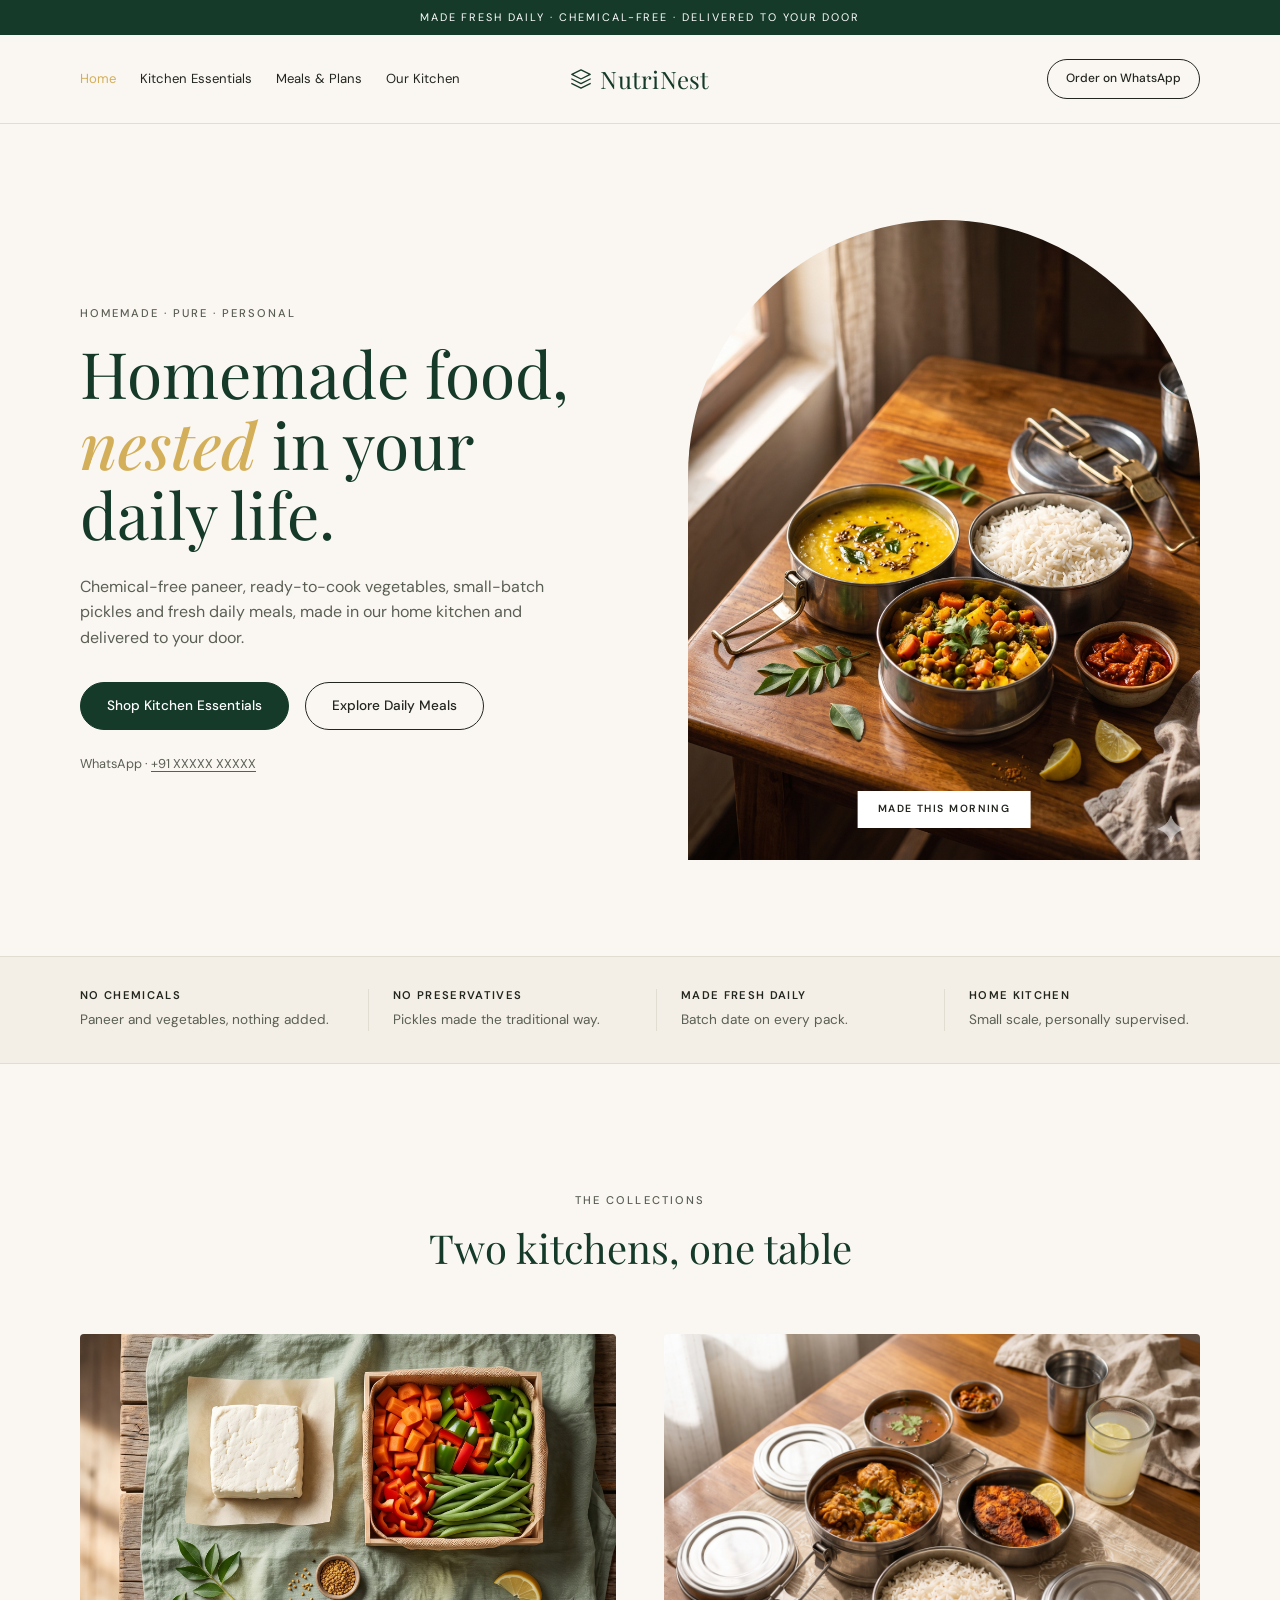
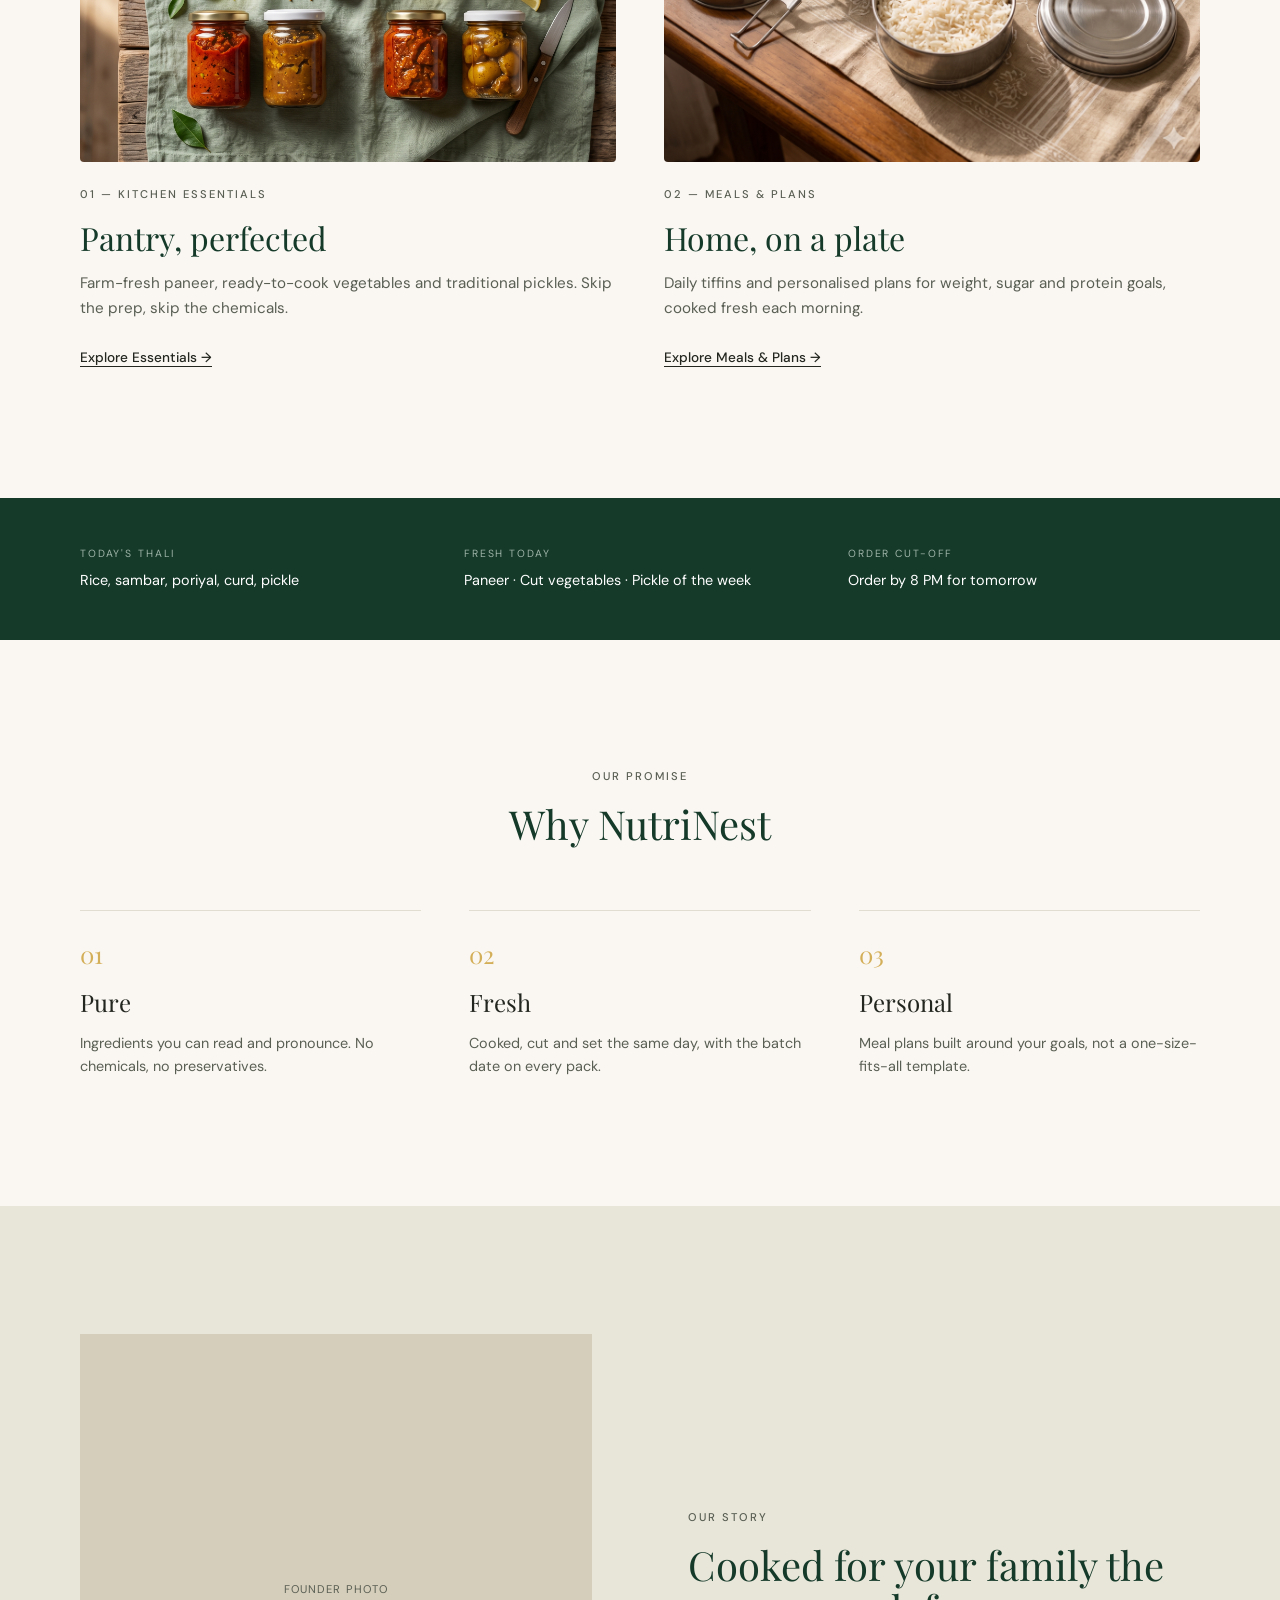
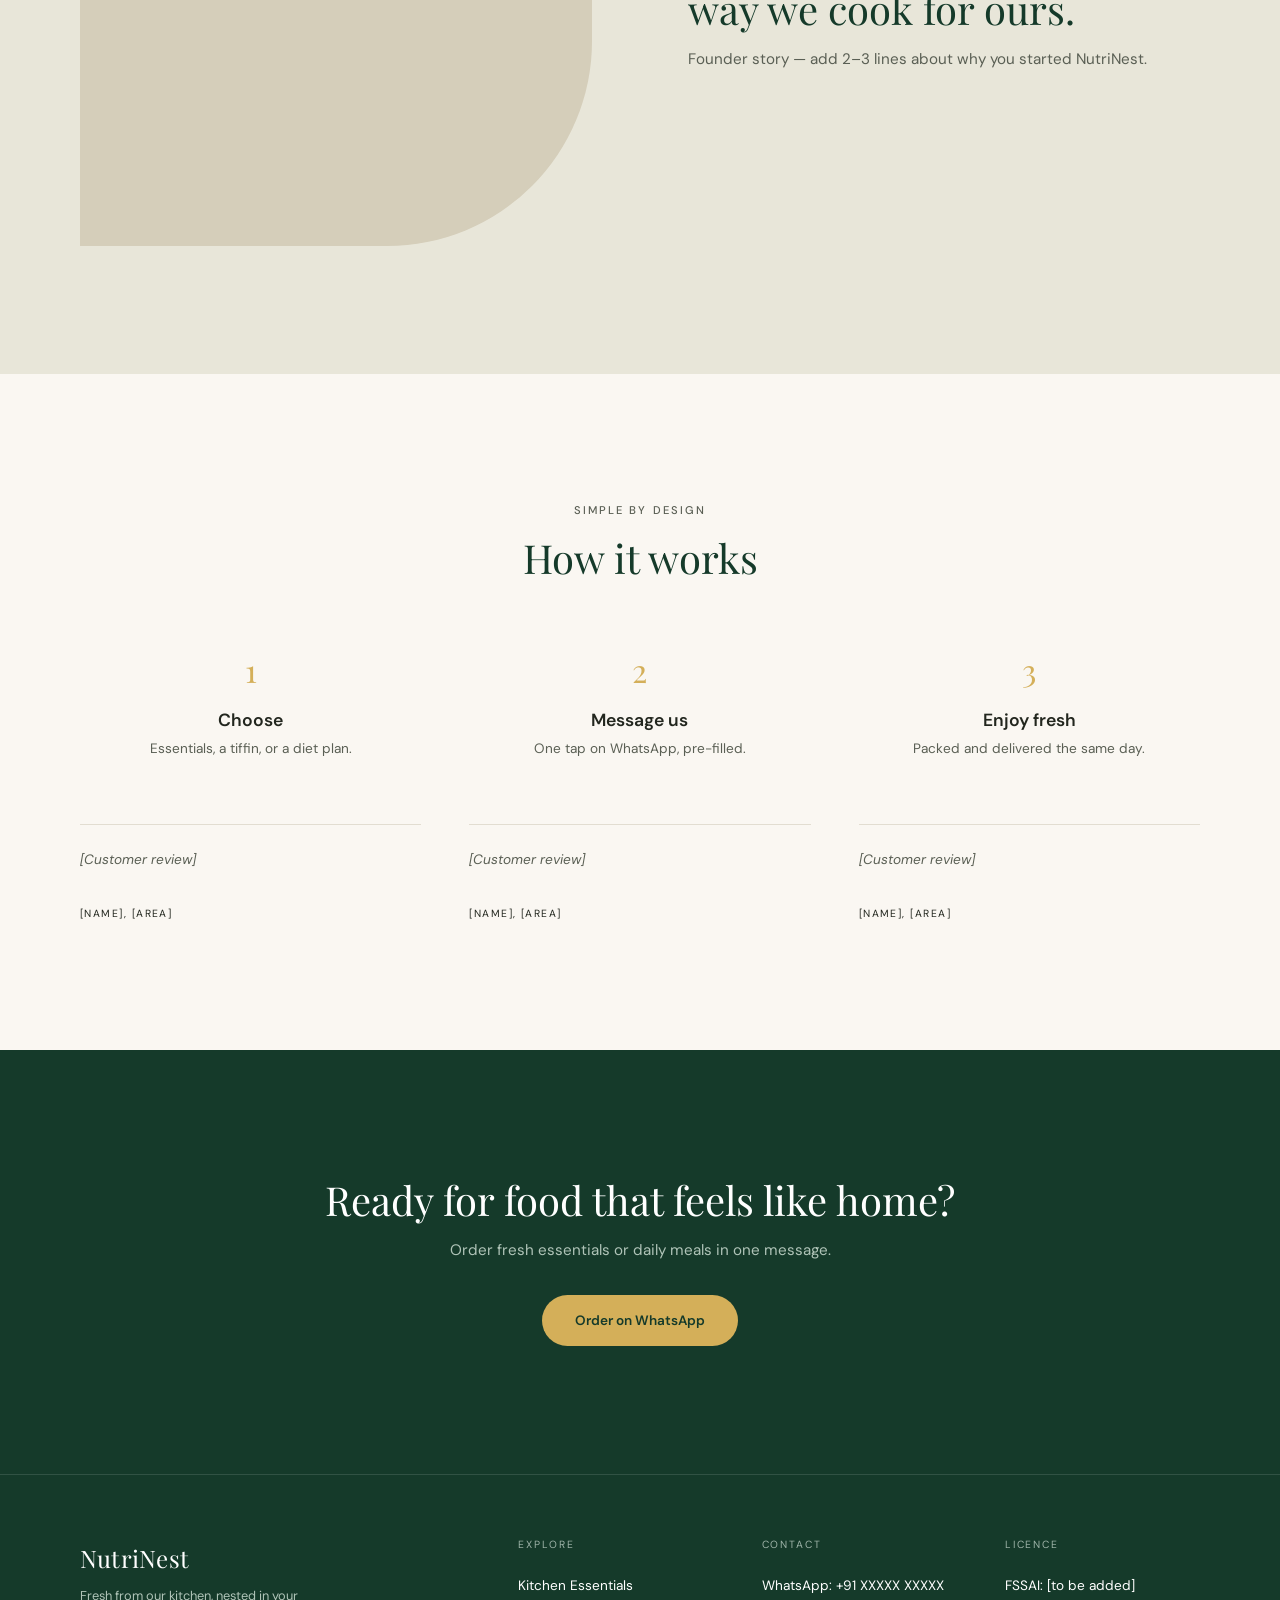
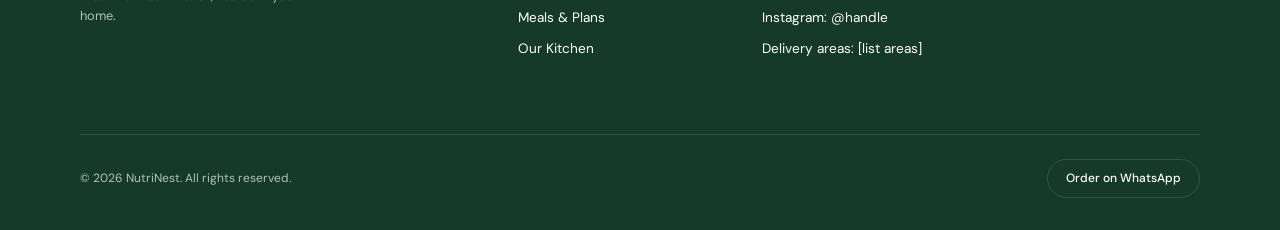
<file: index.html>
<!DOCTYPE html>
<html lang="en">
<head>
  <meta charset="UTF-8" />
  <meta name="viewport" content="width=device-width, initial-scale=1.0" />
  <meta name="description" content="NutriNest — homemade, chemical-free meals and kitchen essentials delivered fresh to your door." />
  <title>NutriNest — Homemade food, nested in your daily life</title>

  <link rel="preconnect" href="https://fonts.googleapis.com" />
  <link rel="preconnect" href="https://fonts.gstatic.com" crossorigin />
  <link
    href="https://fonts.googleapis.com/css2?family=DM+Sans:opsz,wght@9..40,400;9..40,500;9..40,600&family=Playfair+Display:ital,wght@0,400;0,500;1,500&display=swap"
    rel="stylesheet"
  />

  <!-- <link rel="stylesheet" href="style.css" /> -->
   <link rel="stylesheet" href="css/tokens.css" />
<link rel="stylesheet" href="css/base.css" />
<link rel="stylesheet" href="css/components.css" />
<link rel="stylesheet" href="css/pages/home.css" />   <!-- swap per page -->
</head>
<body>

  <!-- ============ ANNOUNCEMENT BAR ============ -->
  <div class="announcement-bar" role="region" aria-label="Announcement">
    <p>Made fresh daily · Chemical-free · Delivered to your door</p>
  </div>

  <!-- ============ HEADER ============ -->
  <header class="site-header">
    <div class="container site-header__inner">
      <nav class="site-nav" aria-label="Primary">
  <ul class="site-nav__list">
    <li><a href="index.html" class="site-nav__link" aria-current="page">Home</a></li>
    <li><a href="kitchen-essentials.html" class="site-nav__link">Kitchen Essentials</a></li>
    <li><a href="meals-plans.html" class="site-nav__link">Meals &amp; Plans</a></li>
    <li><a href="our-kitchen.html" class="site-nav__link">Our Kitchen</a></li>
  </ul>
</nav>

      <a href="/" class="brand" aria-label="NutriNest home">
        <svg class="brand__icon" width="22" height="22" viewBox="0 0 24 24" fill="none" stroke="currentColor" stroke-width="1.5" stroke-linecap="round" stroke-linejoin="round" aria-hidden="true">
          <path d="M12 2 2 7l10 5 10-5-10-5ZM2 17l10 5 10-5M2 12l10 5 10-5"/>
        </svg>
        <span class="brand__name">NutriNest</span>
      </a>

      <a href="https://wa.me/" class="btn btn--outline btn--sm" target="_blank" rel="noopener">Order on WhatsApp</a>
    </div>
  </header>

  <main>
    <!-- ============ HERO ============ -->
    <section class="hero" aria-labelledby="hero-title">
      <div class="container hero__inner">
        <div class="hero__content">
          <p class="eyebrow">Homemade · Pure · Personal</p>
          <h1 id="hero-title" class="hero__title">
            Homemade food,<br />
            <em class="hero__title-accent">nested</em> in your<br />
            daily life.
          </h1>
          <p class="hero__lead">
            Chemical-free paneer, ready-to-cook vegetables, small-batch pickles and fresh
            daily meals, made in our home kitchen and delivered to your door.
          </p>
          <div class="hero__actions">
            <a href="#essentials" class="btn btn--primary">Shop Kitchen Essentials</a>
            <a href="#meals" class="btn btn--outline">Explore Daily Meals</a>
          </div>
          <p class="hero__meta">WhatsApp · <a href="https://wa.me/" class="link-underline">+91 XXXXX XXXXX</a></p>
        </div>

        <figure class="hero__media">
          <!-- Replace with <img src="..." alt="..."> when assets are ready -->
          <img src="./assets/images/hero-tiffin.png" alt="An open traditional Indian steel tiffin box filled with fresh rice, dal, and vegetables" class="hero__image" />
          <figcaption class="hero__badge">Made this morning</figcaption>
        </figure>
      </div>
    </section>

    <!-- ============ VALUE PROPS ============ -->
    <section class="value-props" aria-label="Why NutriNest">
      <div class="container">
        <ul class="value-props__grid">
          <li class="value-props__item">
            <h3 class="value-props__title">No Chemicals</h3>
            <p class="value-props__text">Paneer and vegetables, nothing added.</p>
          </li>
          <li class="value-props__item">
            <h3 class="value-props__title">No Preservatives</h3>
            <p class="value-props__text">Pickles made the traditional way.</p>
          </li>
          <li class="value-props__item">
            <h3 class="value-props__title">Made Fresh Daily</h3>
            <p class="value-props__text">Batch date on every pack.</p>
          </li>
          <li class="value-props__item">
            <h3 class="value-props__title">Home Kitchen</h3>
            <p class="value-props__text">Small scale, personally supervised.</p>
          </li>
        </ul>
      </div>
    </section>

    <!-- ============ COLLECTIONS ============ -->
    <section id="essentials" class="collections" aria-labelledby="collections-title">
      <div class="container">
        <header class="section-head section-head--center">
          <p class="eyebrow">The Collections</p>
          <h2 id="collections-title" class="section-title">Two kitchens, one table</h2>
        </header>

        <div class="collections__grid">
          <article class="collection-card" id="meals">
           <img 
    src="./assets/images/kitchen-essentials-collage.png" 
    alt="Fresh paneer block, a box of cut vegetables, and jars of mango and lemon pickle arranged on a sage green cloth" 
    class="collection-card__image"
    loading="lazy"
    width="1000"
    height="800"
  />
            <p class="eyebrow">01 — Kitchen Essentials</p>
            <h3 class="collection-card__title">Pantry, perfected</h3>
            <p class="collection-card__text">
              Farm-fresh paneer, ready-to-cook vegetables and traditional pickles.
              Skip the prep, skip the chemicals.
            </p>
            <a href="kitchen-essentials.html" class="link-cta">Explore Essentials <span aria-hidden="true">→</span></a>
          </article>

          <article class="collection-card">
            <img 
    src="./assets/images/meals-tiffin.png" 
    alt="Open stainless steel tiffin box with curry, rice and pickle, next to a traditional thali plate" 
    class="collection-card__image"
    loading="lazy"
    width="1000"
    height="800"
  />
            <p class="eyebrow">02 — Meals &amp; Plans</p>
            <h3 class="collection-card__title">Home, on a plate</h3>
            <p class="collection-card__text">
              Daily tiffins and personalised plans for weight, sugar and protein goals,
              cooked fresh each morning.
            </p>
            <a href="meals-plans.html" class="link-cta">Explore Meals &amp; Plans <span aria-hidden="true">→</span></a>
          </article>
        </div>
      </div>
    </section>

    <!-- ============ TODAY'S BOARD ============ -->
    <section class="daily-board" aria-label="Today at NutriNest">
      <div class="container daily-board__grid">
        <div class="daily-board__item">
          <p class="daily-board__label">Today's Thali</p>
          <p class="daily-board__value">Rice, sambar, poriyal, curd, pickle</p>
        </div>
        <div class="daily-board__item">
          <p class="daily-board__label">Fresh Today</p>
          <p class="daily-board__value">Paneer · Cut vegetables · Pickle of the week</p>
        </div>
        <div class="daily-board__item">
          <p class="daily-board__label">Order Cut-off</p>
          <p class="daily-board__value">Order by 8 PM for tomorrow</p>
        </div>
      </div>
    </section>

    <!-- ============ PROMISE ============ -->
    <section class="promise" aria-labelledby="promise-title">
      <div class="container">
        <header class="section-head section-head--center">
          <p class="eyebrow">Our Promise</p>
          <h2 id="promise-title" class="section-title">Why NutriNest</h2>
        </header>

        <div class="promise__grid">
          <article class="promise__item">
            <span class="promise__num">01</span>
            <h3 class="promise__title">Pure</h3>
            <p class="promise__text">Ingredients you can read and pronounce. No chemicals, no preservatives.</p>
          </article>
          <article class="promise__item">
            <span class="promise__num">02</span>
            <h3 class="promise__title">Fresh</h3>
            <p class="promise__text">Cooked, cut and set the same day, with the batch date on every pack.</p>
          </article>
          <article class="promise__item">
            <span class="promise__num">03</span>
            <h3 class="promise__title">Personal</h3>
            <p class="promise__text">Meal plans built around your goals, not a one-size-fits-all template.</p>
          </article>
        </div>
      </div>
    </section>

    <!-- ============ STORY ============ -->
    <section id="story" class="story" aria-labelledby="story-title">
      <div class="container story__inner">
        <figure class="story__media">
          <div class="image-placeholder image-placeholder--blob" aria-hidden="true">
            <span>Founder photo</span>
          </div>
        </figure>
        <div class="story__content">
          <p class="eyebrow">Our Story</p>
          <h2 id="story-title" class="story__title">Cooked for your family the way we cook for ours.</h2>
          <p class="story__text">Founder story — add 2–3 lines about why you started NutriNest.</p>
        </div>
      </div>
    </section>

    <!-- ============ HOW IT WORKS ============ -->
    <section class="how-it-works" aria-labelledby="how-title">
      <div class="container">
        <header class="section-head section-head--center">
          <p class="eyebrow">Simple by Design</p>
          <h2 id="how-title" class="section-title">How it works</h2>
        </header>

        <ol class="steps">
          <li class="steps__item">
            <span class="steps__num">1</span>
            <h3 class="steps__title">Choose</h3>
            <p class="steps__text">Essentials, a tiffin, or a diet plan.</p>
          </li>
          <li class="steps__item">
            <span class="steps__num">2</span>
            <h3 class="steps__title">Message us</h3>
            <p class="steps__text">One tap on WhatsApp, pre-filled.</p>
          </li>
          <li class="steps__item">
            <span class="steps__num">3</span>
            <h3 class="steps__title">Enjoy fresh</h3>
            <p class="steps__text">Packed and delivered the same day.</p>
          </li>
        </ol>

        <div class="testimonials">
          <figure class="testimonial">
            <blockquote class="testimonial__quote">[Customer review]</blockquote>
            <figcaption class="testimonial__author">[Name], [Area]</figcaption>
          </figure>
          <figure class="testimonial">
            <blockquote class="testimonial__quote">[Customer review]</blockquote>
            <figcaption class="testimonial__author">[Name], [Area]</figcaption>
          </figure>
          <figure class="testimonial">
            <blockquote class="testimonial__quote">[Customer review]</blockquote>
            <figcaption class="testimonial__author">[Name], [Area]</figcaption>
          </figure>
        </div>
      </div>
    </section>

    <!-- ============ CTA ============ -->
    <section class="cta" aria-labelledby="cta-title">
      <div class="container cta__inner">
        <h2 id="cta-title" class="cta__title">Ready for food that feels like home?</h2>
        <p class="cta__text">Order fresh essentials or daily meals in one message.</p>
        <a href="https://wa.me/" class="btn btn--gold" target="_blank" rel="noopener">Order on WhatsApp</a>
      </div>
    </section>
  </main>

  <!-- ============ FOOTER ============ -->
  <footer class="site-footer">
    <div class="container">
      <div class="site-footer__grid">
        <div class="site-footer__brand">
          <p class="brand__name">NutriNest</p>
          <p class="site-footer__tagline">Fresh from our kitchen, nested in your home.</p>
        </div>

        <nav class="site-footer__col" aria-label="Explore">
          <h3 class="site-footer__heading">Explore</h3>
          <ul>
            <li><a href="#essentials">Kitchen Essentials</a></li>
            <li><a href="#meals">Meals &amp; Plans</a></li>
            <li><a href="#story">Our Kitchen</a></li>
          </ul>
        </nav>

        <div class="site-footer__col">
          <h3 class="site-footer__heading">Contact</h3>
          <ul>
            <li>WhatsApp: +91 XXXXX XXXXX</li>
            <li>Instagram: @handle</li>
            <li>Delivery areas: [list areas]</li>
          </ul>
        </div>

        <div class="site-footer__col">
          <h3 class="site-footer__heading">Licence</h3>
          <ul>
            <li>FSSAI: [to be added]</li>
          </ul>
        </div>
      </div>

      <div class="site-footer__bottom">
        <p class="site-footer__copy">© <span id="year"></span> NutriNest. All rights reserved.</p>
        <a href="https://wa.me/" class="btn btn--ghost btn--sm" target="_blank" rel="noopener">Order on WhatsApp</a>
      </div>
    </div>
  </footer>

  <script>
    document.getElementById('year').textContent = new Date().getFullYear();
  </script>
</body>
</html>
</file>
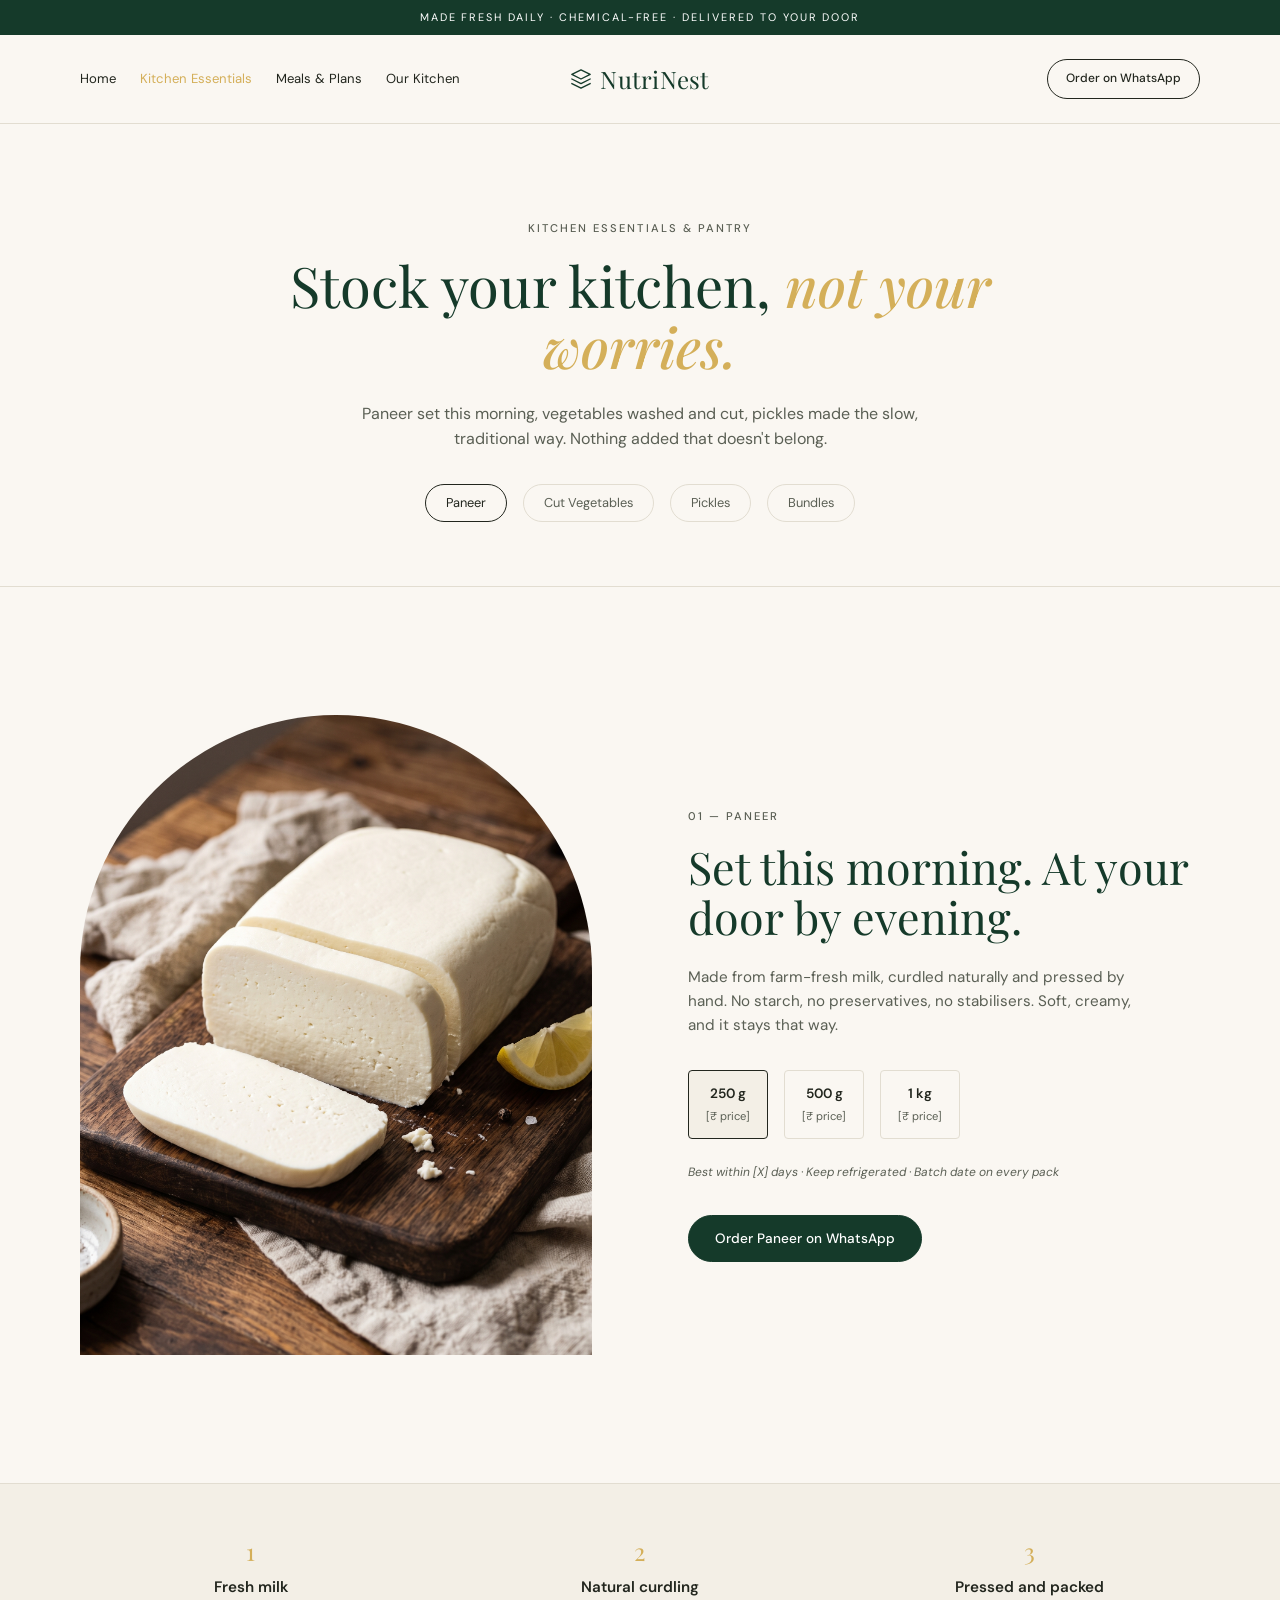
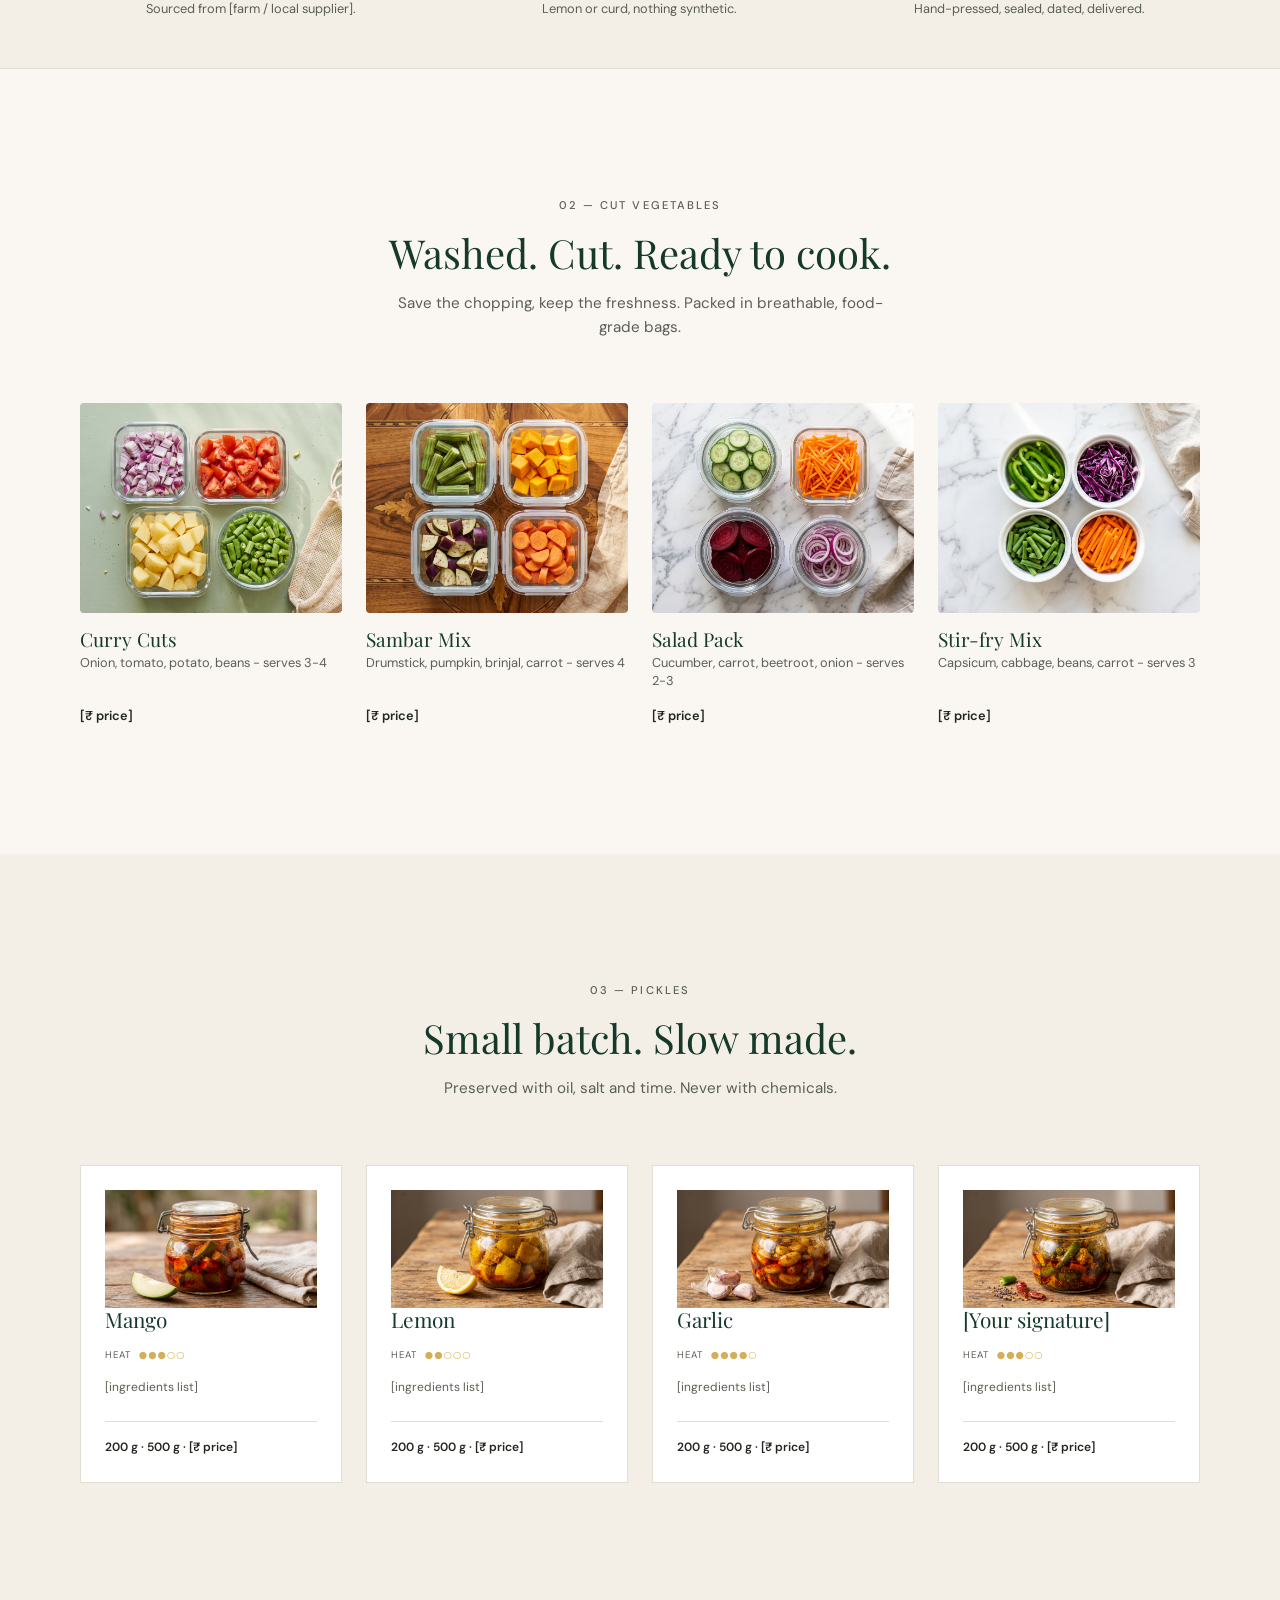
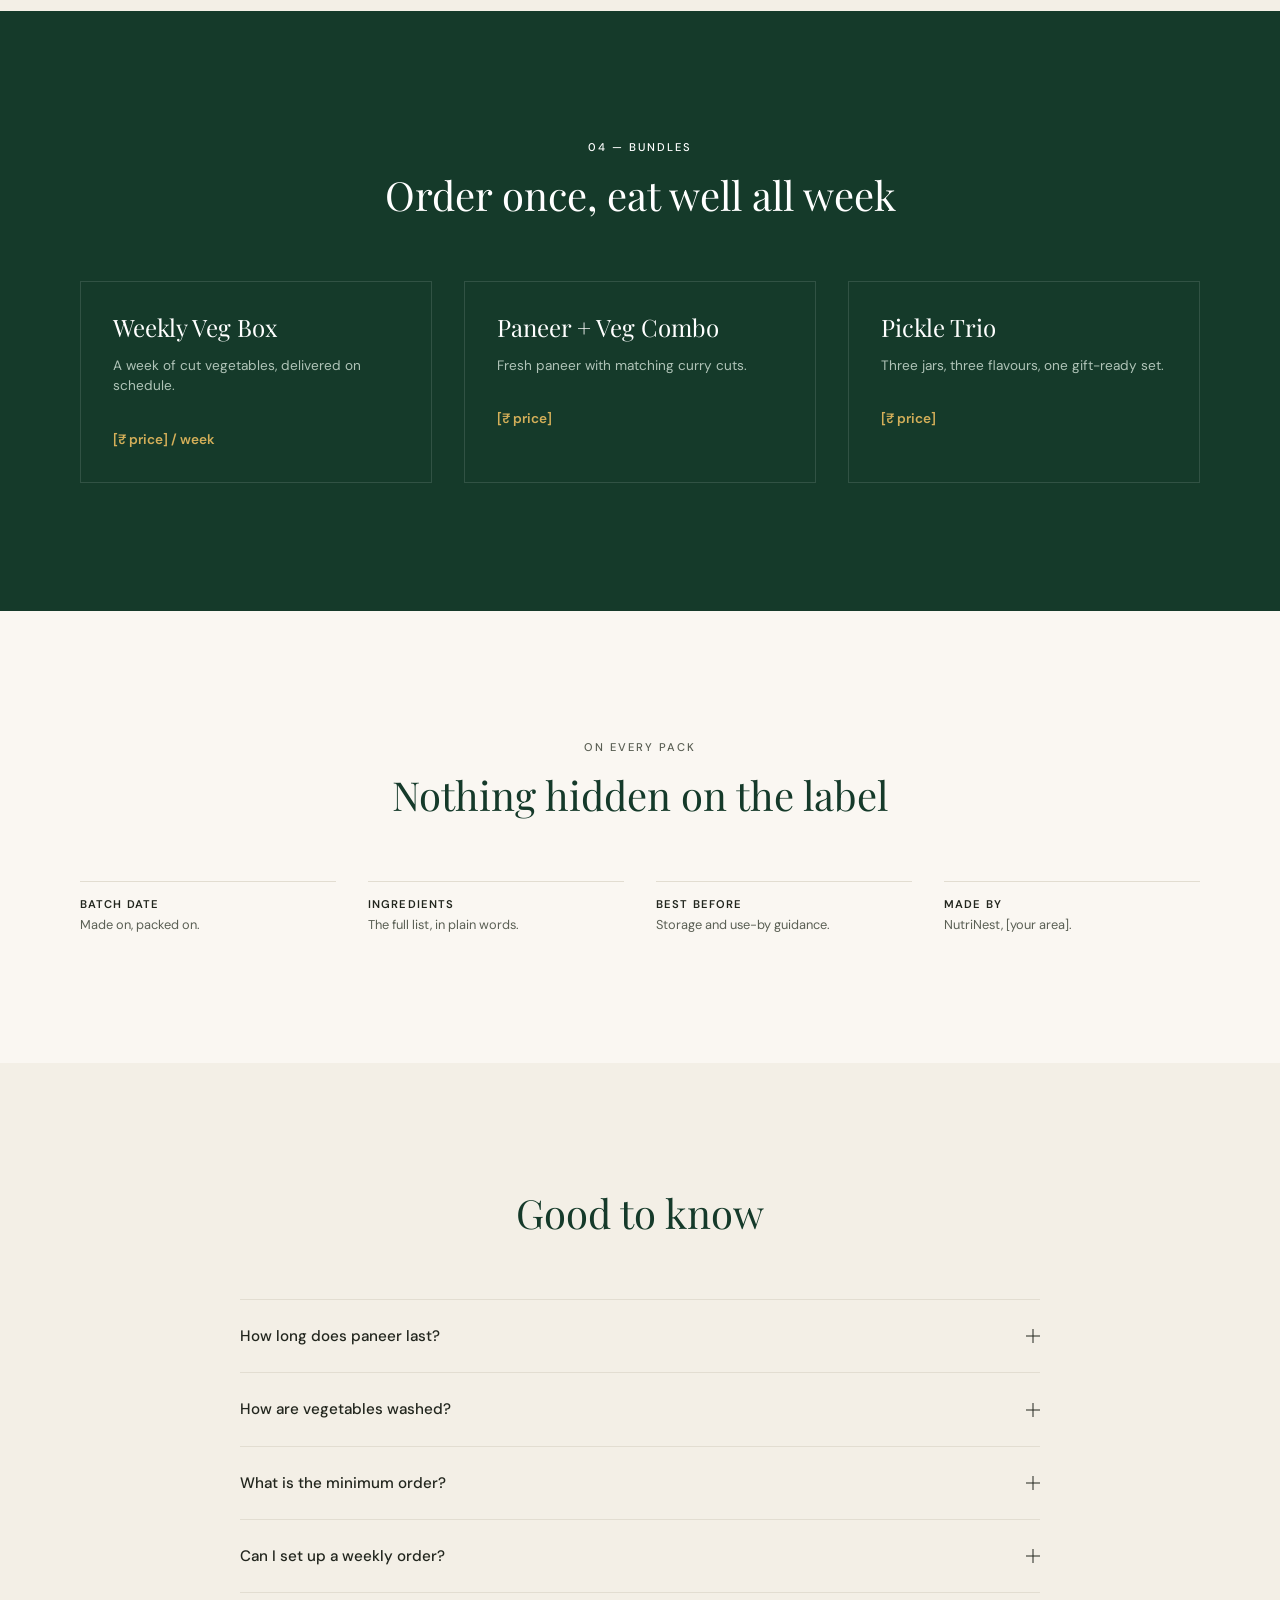
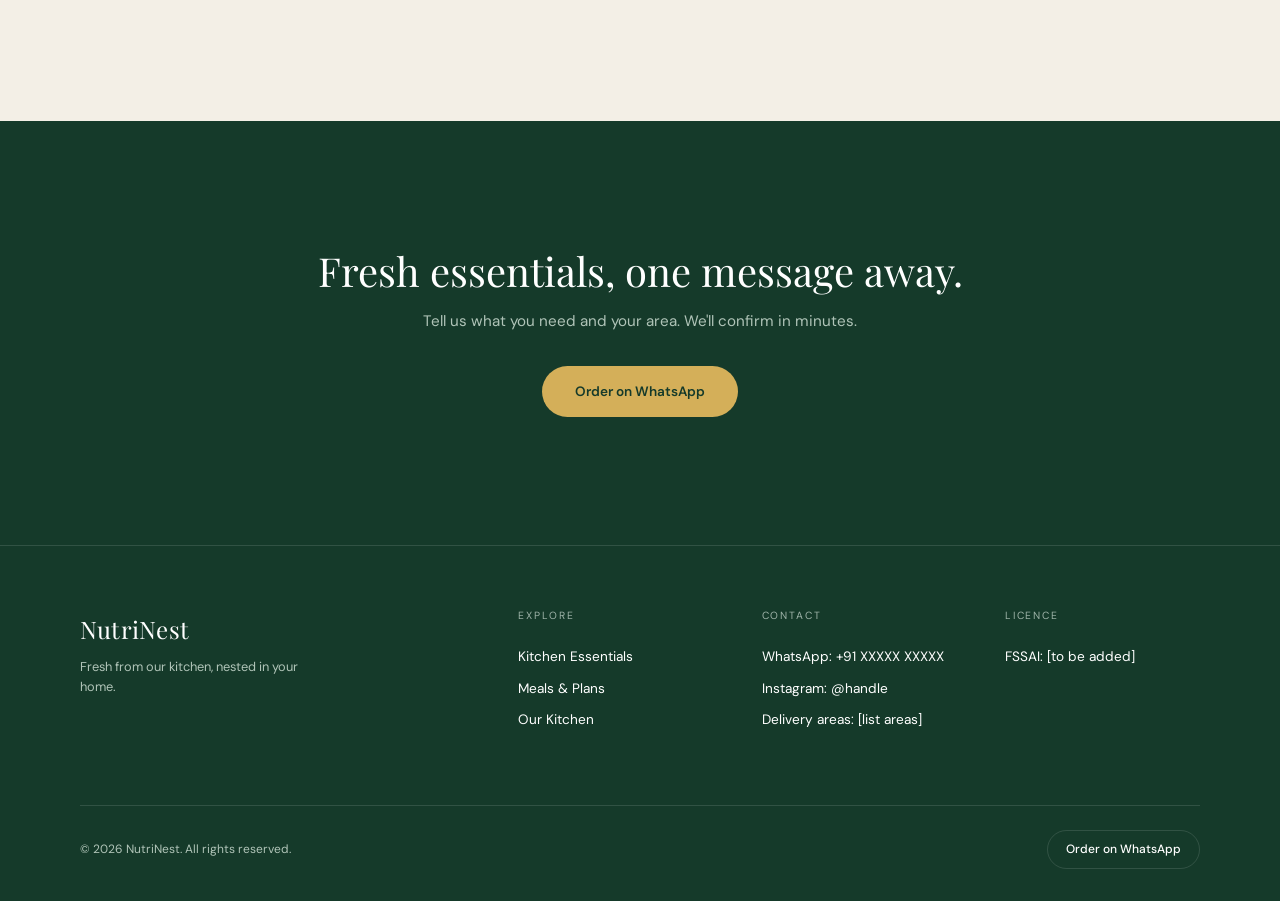
<file: kitchen-essentials.html>
<!DOCTYPE html>
<html lang="en">
<head>
  <meta charset="UTF-8" />
  <meta name="viewport" content="width=device-width, initial-scale=1.0" />
  <meta name="description" content="NutriNest Kitchen Essentials — Paneer, cut vegetables, pickles and bundles. Stock your kitchen, not your worries." />
  <title>Kitchen Essentials — NutriNest</title>

  <link rel="preconnect" href="https://fonts.googleapis.com" />
  <link rel="preconnect" href="https://fonts.gstatic.com" crossorigin />
  <link
    href="https://fonts.googleapis.com/css2?family=DM+Sans:opsz,wght@9..40,400;9..40,500;9..40,600&family=Playfair+Display:ital,wght@0,400;0,500;1,500&display=swap"
    rel="stylesheet"
  />

  <!-- CSS Load Order -->
  <link rel="stylesheet" href="css/tokens.css" />
  <link rel="stylesheet" href="css/base.css" />
  <link rel="stylesheet" href="css/components.css" />
  <link rel="stylesheet" href="css/pages/essentials.css" />
</head>
<body>

  <!-- ============ ANNOUNCEMENT BAR ============ -->
  <div class="announcement-bar" role="region" aria-label="Announcement">
    <p>Made fresh daily · Chemical-free · Delivered to your door</p>
  </div>

  <!-- ============ HEADER ============ -->
  <header class="site-header">
    <div class="container site-header__inner">
      <nav class="site-nav" aria-label="Primary">
        <ul class="site-nav__list">
          <li><a href="index.html" class="site-nav__link">Home</a></li>
          <li><a href="kitchen-essentials.html" class="site-nav__link" aria-current="page">Kitchen Essentials</a></li>
          <li><a href="meals-plans.html" class="site-nav__link">Meals &amp; Plans</a></li>
          <li><a href="our-kitchen.html" class="site-nav__link">Our Kitchen</a></li>
        </ul>
      </nav>

      <a href="index.html" class="brand" aria-label="NutriNest home">
        <svg class="brand__icon" width="22" height="22" viewBox="0 0 24 24" fill="none" stroke="currentColor" stroke-width="1.5" stroke-linecap="round" stroke-linejoin="round" aria-hidden="true">
          <path d="M12 2 2 7l10 5 10-5-10-5ZM2 17l10 5 10-5M2 12l10 5 10-5"/>
        </svg>
        <span class="brand__name">NutriNest</span>
      </a>

      <a href="https://wa.me/" class="btn btn--outline btn--sm" target="_blank" rel="noopener">Order on WhatsApp</a>
    </div>
  </header>

  <main>
    <!-- ============ PAGE HERO ============ -->
    <section class="page-hero" aria-labelledby="page-title">
      <div class="container page-hero__inner">
        <p class="eyebrow">Kitchen Essentials &amp; Pantry</p>
        <h1 id="page-title" class="page-hero__title">
          Stock your kitchen, <em class="page-hero__title-accent">not your worries.</em>
        </h1>
        <p class="page-hero__lead">
          Paneer set this morning, vegetables washed and cut, pickles made the slow, traditional way. Nothing added that doesn't belong.
        </p>
        
        <!-- Filter Chips -->
        <div class="filter-chips" role="group" aria-label="Filter categories">
          <button class="filter-chip" aria-pressed="true">Paneer</button>
          <button class="filter-chip" aria-pressed="false">Cut Vegetables</button>
          <button class="filter-chip" aria-pressed="false">Pickles</button>
          <button class="filter-chip" aria-pressed="false">Bundles</button>
        </div>
      </div>
    </section>

    <!-- ============ 01 — PANEER ============ -->
    <section class="feature-split" aria-labelledby="paneer-title">
      <div class="container feature-split__inner">
        <figure class="feature-split__media">
          <img 
    src="./assets/images/paneer-hero.png" 
    alt="Fresh homemade paneer block on a wooden board with curry leaves" 
    class="feature-split__image"
    loading="lazy"
    width="800"
    height="1000"
  />
        </figure>
        
        <div class="feature-split__content">
          <p class="eyebrow">01 — Paneer</p>
          <h2 id="paneer-title" class="feature-split__title">Set this morning. At your door by evening.</h2>
          <p class="feature-split__text">
            Made from farm-fresh milk, curdled naturally and pressed by hand. No starch, no preservatives, no stabilisers. Soft, creamy, and it stays that way.
          </p>
          
          <!-- Size Selectors -->
          <div class="size-selectors" role="group" aria-label="Select paneer size">
            <label class="size-option">
              <input type="radio" name="paneer-size" value="250g" checked />
              <span class="size-option__box">
                <strong class="size-option__weight">250 g</strong>
                <span class="size-option__price">[₹ price]</span>
              </span>
            </label>
            <label class="size-option">
              <input type="radio" name="paneer-size" value="500g" />
              <span class="size-option__box">
                <strong class="size-option__weight">500 g</strong>
                <span class="size-option__price">[₹ price]</span>
              </span>
            </label>
            <label class="size-option">
              <input type="radio" name="paneer-size" value="1kg" />
              <span class="size-option__box">
                <strong class="size-option__weight">1 kg</strong>
                <span class="size-option__price">[₹ price]</span>
              </span>
            </label>
          </div>

          <p class="feature-split__meta">Best within [X] days · Keep refrigerated · Batch date on every pack</p>
          
          <a href="https://wa.me/" class="btn btn--primary" target="_blank" rel="noopener">Order Paneer on WhatsApp</a>
        </div>
      </div>
    </section>

    <!-- ============ PROCESS STEPS (Value Props variant) ============ -->
    <section class="process-steps" aria-label="How our paneer is made">
      <div class="container">
        <ol class="process-steps__grid">
          <li class="process-steps__item">
            <span class="process-steps__num">1</span>
            <h3 class="process-steps__title">Fresh milk</h3>
            <p class="process-steps__text">Sourced from [farm / local supplier].</p>
          </li>
          <li class="process-steps__item">
            <span class="process-steps__num">2</span>
            <h3 class="process-steps__title">Natural curdling</h3>
            <p class="process-steps__text">Lemon or curd, nothing synthetic.</p>
          </li>
          <li class="process-steps__item">
            <span class="process-steps__num">3</span>
            <h3 class="process-steps__title">Pressed and packed</h3>
            <p class="process-steps__text">Hand-pressed, sealed, dated, delivered.</p>
          </li>
        </ol>
      </div>
    </section>

    <!-- ============ 02 — CUT VEGETABLES ============ -->
    <section class="product-grid-section" aria-labelledby="veg-title">
      <div class="container">
        <header class="section-head section-head--center">
          <p class="eyebrow">02 — Cut Vegetables</p>
          <h2 id="veg-title" class="section-title">Washed. Cut. Ready to cook.</h2>
          <p class="section-lead">Save the chopping, keep the freshness. Packed in breathable, food-grade bags.</p>
        </header>

        <div class="product-grid">
          <!-- Card 1 -->
          <article class="product-card">
  <img 
    src="./assets/images/veg-curry-cuts.png" 
    alt="Freshly chopped onions, tomatoes, potatoes and green beans in a food bag" 
    class="product-card__image"
    loading="lazy"
    width="800"
    height="640"
  />
  <h3 class="product-card__title">Curry Cuts</h3>
  <p class="product-card__desc">Onion, tomato, potato, beans - serves 3-4</p>
  <p class="product-card__price">[₹ price]</p>
</article>
          <!-- Card 2 -->
          <article class="product-card">
            <img 
  src="./assets/images/veg-sambar-mix.png" 
  alt="Chopped drumstick, pumpkin, brinjal and carrot in a bowl" 
  class="product-card__image"
  loading="lazy"
  width="800"
  height="640"
/>
            <h3 class="product-card__title">Sambar Mix</h3>
            <p class="product-card__desc">Drumstick, pumpkin, brinjal, carrot - serves 4</p>
            <p class="product-card__price">[₹ price]</p>
          </article>
          <!-- Card 3 -->
          <article class="product-card">
            <img 
  src="./assets/images/veg-salad-pack.png" 
  alt="Glass jar layered with fresh chopped cucumber, carrot, beetroot and onion on a polished marble table" 
  class="product-card__image"
  loading="lazy"
  width="800"
  height="640"
/>
            <h3 class="product-card__title">Salad Pack</h3>
            <p class="product-card__desc">Cucumber, carrot, beetroot, onion - serves 2-3</p>
            <p class="product-card__price">[₹ price]</p>
          </article>
          <!-- Card 4 -->
          <article class="product-card">
            <img 
  src="./assets/images/veg-stir-fry-mix.png" 
  alt="Chopped capsicum, cabbage, beans and carrot in a bowl" 
  class="product-card__image"
  loading="lazy"
  width="800"
  height="640"
/>
            <h3 class="product-card__title">Stir-fry Mix</h3>
            <p class="product-card__desc">Capsicum, cabbage, beans, carrot - serves 3</p>
            <p class="product-card__price">[₹ price]</p>
          </article>
        </div>
      </div>
    </section>

    <!-- ============ 03 — PICKLES ============ -->
    <section class="pickles-section" aria-labelledby="pickles-title">
      <div class="container">
        <header class="section-head section-head--center">
          <p class="eyebrow">03 — Pickles</p>
          <h2 id="pickles-title" class="section-title">Small batch. Slow made.</h2>
          <p class="section-lead">Preserved with oil, salt and time. Never with chemicals.</p>
        </header>

        <div class="pickle-grid">
          <!-- Pickle 1 -->
          <article class="pickle-card">
            <img 
    src="./assets/images/mango-pickle.png" 
    alt="Glass jar of traditional Indian mango pickle" 
    class="pickle-card__image"
    loading="lazy"
    width="600"
    height="600"
  />
            <h3 class="pickle-card__title">Mango</h3>
            <div class="pickle-card__meta">
              <span class="pickle-card__label">Heat</span>
              <span class="pickle-card__heat" aria-label="Heat level: 3 out of 5">●●●○○</span>
            </div>
            <p class="pickle-card__ingredients">[ingredients list]</p>
            <p class="pickle-card__price">200 g · 500 g · [₹ price]</p>
          </article>
          <!-- Pickle 2 -->
          <article class="pickle-card">
            <img 
    src="./assets/images/lemon-pickle.png" 
    alt="Glass jar of traditional Indian lemon pickle" 
    class="pickle-card__image"
    loading="lazy"
    width="600"
    height="600"
  />
            <h3 class="pickle-card__title">Lemon</h3>
            <div class="pickle-card__meta">
              <span class="pickle-card__label">Heat</span>
              <span class="pickle-card__heat" aria-label="Heat level: 2 out of 5">●●○○○</span>
            </div>
            <p class="pickle-card__ingredients">[ingredients list]</p>
            <p class="pickle-card__price">200 g · 500 g · [₹ price]</p>
          </article>
          <!-- Pickle 3 -->
          <article class="pickle-card">
            <img 
    src="./assets/images/garlic-pickle.png" 
    alt="Glass jar of traditional Indian garlic pickle" 
    class="pickle-card__image"
    loading="lazy"
    width="600"
    height="600"
  />
            <h3 class="pickle-card__title">Garlic</h3>
            <div class="pickle-card__meta">
              <span class="pickle-card__label">Heat</span>
              <span class="pickle-card__heat" aria-label="Heat level: 4 out of 5">●●●●○</span>
            </div>
            <p class="pickle-card__ingredients">[ingredients list]</p>
            <p class="pickle-card__price">200 g · 500 g · [₹ price]</p>
          </article>
          <!-- Pickle 4 -->
          <article class="pickle-card">
            <img 
    src="./assets/images/signature-pickle.png" 
    alt="Glass jar of traditional Indian signature pickle" 
    class="pickle-card__image"
    loading="lazy"
    width="600"
    height="600"
  />
            <h3 class="pickle-card__title">[Your signature]</h3>
            <div class="pickle-card__meta">
              <span class="pickle-card__label">Heat</span>
              <span class="pickle-card__heat" aria-label="Heat level: 3 out of 5">●●●○○</span>
            </div>
            <p class="pickle-card__ingredients">[ingredients list]</p>
            <p class="pickle-card__price">200 g · 500 g · [₹ price]</p>
          </article>
        </div>
      </div>
    </section>

    <!-- ============ 04 — BUNDLES ============ -->
    <section class="bundles-section" aria-labelledby="bundles-title">
      <div class="container">
        <header class="section-head section-head--center">
          <p class="eyebrow">04 — Bundles</p>
          <h2 id="bundles-title" class="section-title">Order once, eat well all week</h2>
        </header>

        <div class="bundle-grid">
          <article class="bundle-card">
            <h3 class="bundle-card__title">Weekly Veg Box</h3>
            <p class="bundle-card__desc">A week of cut vegetables, delivered on schedule.</p>
            <p class="bundle-card__price">[₹ price] / week</p>
          </article>
          <article class="bundle-card">
            <h3 class="bundle-card__title">Paneer + Veg Combo</h3>
            <p class="bundle-card__desc">Fresh paneer with matching curry cuts.</p>
            <p class="bundle-card__price">[₹ price]</p>
          </article>
          <article class="bundle-card">
            <h3 class="bundle-card__title">Pickle Trio</h3>
            <p class="bundle-card__desc">Three jars, three flavours, one gift-ready set.</p>
            <p class="bundle-card__price">[₹ price]</p>
          </article>
        </div>
      </div>
    </section>

    <!-- ============ ON EVERY PACK ============ -->
    <section class="on-pack" aria-labelledby="pack-title">
      <div class="container">
        <header class="section-head section-head--center">
          <p class="eyebrow">On Every Pack</p>
          <h2 id="pack-title" class="section-title">Nothing hidden on the label</h2>
        </header>

        <div class="on-pack__grid">
          <div class="on-pack__item">
            <h3 class="on-pack__title">Batch Date</h3>
            <p class="on-pack__text">Made on, packed on.</p>
          </div>
          <div class="on-pack__item">
            <h3 class="on-pack__title">Ingredients</h3>
            <p class="on-pack__text">The full list, in plain words.</p>
          </div>
          <div class="on-pack__item">
            <h3 class="on-pack__title">Best Before</h3>
            <p class="on-pack__text">Storage and use-by guidance.</p>
          </div>
          <div class="on-pack__item">
            <h3 class="on-pack__title">Made By</h3>
            <p class="on-pack__text">NutriNest, [your area].</p>
          </div>
        </div>
      </div>
    </section>

    <!-- ============ FAQ (Good to know) ============ -->
    <section class="faq-section" aria-labelledby="faq-title">
      <div class="container">
        <header class="section-head section-head--center">
          <h2 id="faq-title" class="section-title">Good to know</h2>
        </header>

        <!-- Uses new accordion component defined in components.css -->
        <div class="accordion">
          <details class="accordion__item">
            <summary class="accordion__header">
              How long does paneer last?
              <span class="accordion__icon" aria-hidden="true"></span>
            </summary>
            <div class="accordion__content">
              <p>[X] days refrigerated. Every pack shows its batch date.</p>
            </div>
          </details>
          
          <details class="accordion__item">
            <summary class="accordion__header">
              How are vegetables washed?
              <span class="accordion__icon" aria-hidden="true"></span>
            </summary>
            <div class="accordion__content">
              <p>[Describe your wash process] before cutting and packing.</p>
            </div>
          </details>

          <details class="accordion__item">
            <summary class="accordion__header">
              What is the minimum order?
              <span class="accordion__icon" aria-hidden="true"></span>
            </summary>
            <div class="accordion__content">
              <p>[₹ amount] for free delivery in [your delivery areas].</p>
            </div>
          </details>

          <details class="accordion__item">
            <summary class="accordion__header">
              Can I set up a weekly order?
              <span class="accordion__icon" aria-hidden="true"></span>
            </summary>
            <div class="accordion__content">
              <p>Yes. Message us once and we'll deliver on your schedule. Pause anytime.</p>
            </div>
          </details>
        </div>
      </div>
    </section>

    <!-- ============ BOTTOM CTA ============ -->
    <section class="cta" aria-labelledby="cta-title">
      <div class="container cta__inner">
        <h2 id="cta-title" class="cta__title">Fresh essentials, one message away.</h2>
        <p class="cta__text">Tell us what you need and your area. We'll confirm in minutes.</p>
        <a href="https://wa.me/" class="btn btn--gold" target="_blank" rel="noopener">Order on WhatsApp</a>
      </div>
    </section>
  </main>

  <!-- ============ FOOTER ============ -->
  <footer class="site-footer">
    <div class="container">
      <div class="site-footer__grid">
        <div class="site-footer__brand">
          <p class="brand__name">NutriNest</p>
          <p class="site-footer__tagline">Fresh from our kitchen, nested in your home.</p>
        </div>

        <nav class="site-footer__col" aria-label="Explore">
          <h3 class="site-footer__heading">Explore</h3>
          <ul>
            <li><a href="kitchen-essentials.html">Kitchen Essentials</a></li>
            <li><a href="meals-plans.html">Meals &amp; Plans</a></li>
            <li><a href="our-kitchen.html">Our Kitchen</a></li>
          </ul>
        </nav>

        <div class="site-footer__col">
          <h3 class="site-footer__heading">Contact</h3>
          <ul>
            <li>WhatsApp: +91 XXXXX XXXXX</li>
            <li>Instagram: @handle</li>
            <li>Delivery areas: [list areas]</li>
          </ul>
        </div>

        <div class="site-footer__col">
          <h3 class="site-footer__heading">Licence</h3>
          <ul>
            <li>FSSAI: [to be added]</li>
          </ul>
        </div>
      </div>

      <div class="site-footer__bottom">
        <p class="site-footer__copy">© <span id="year"></span> NutriNest. All rights reserved.</p>
        <a href="https://wa.me/" class="btn btn--ghost btn--sm" target="_blank" rel="noopener">Order on WhatsApp</a>
      </div>
    </div>
  </footer>

  <script>
    document.getElementById('year').textContent = new Date().getFullYear();
  </script>
</body>
</html>
</file>
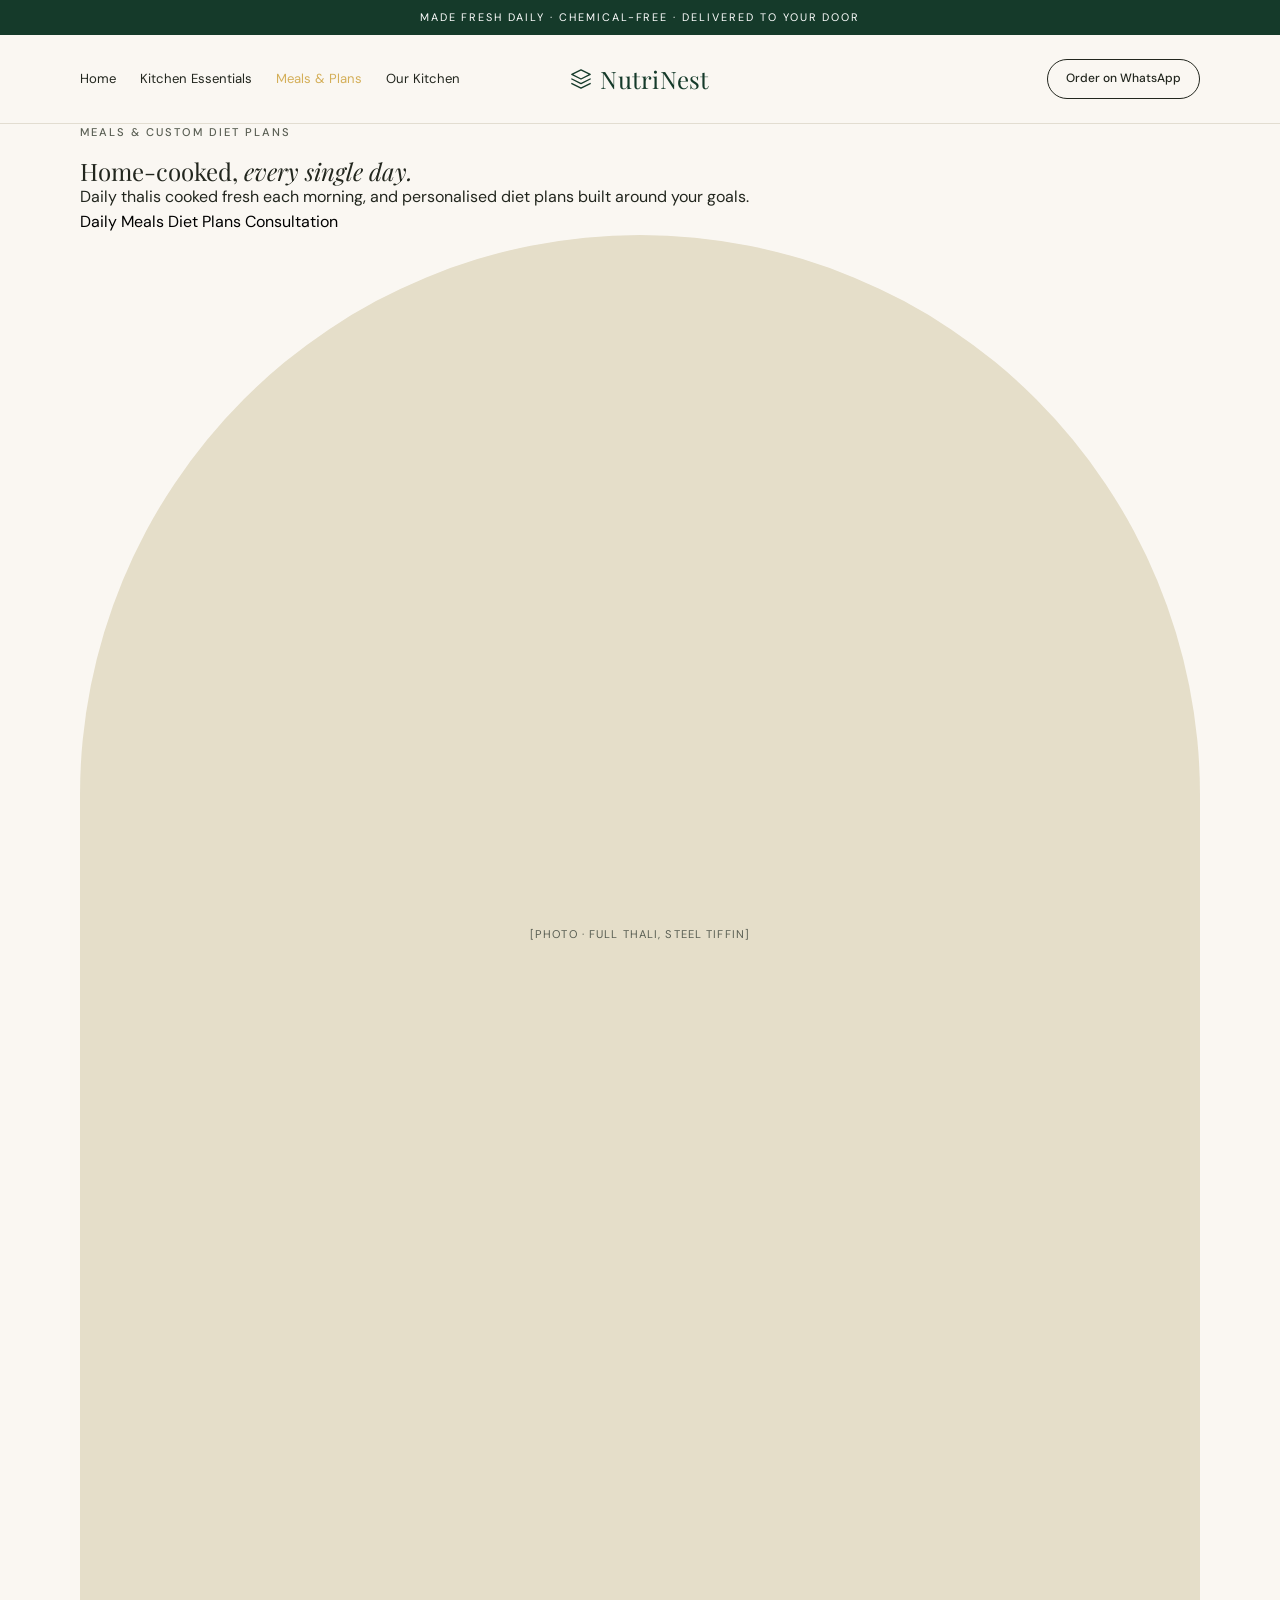
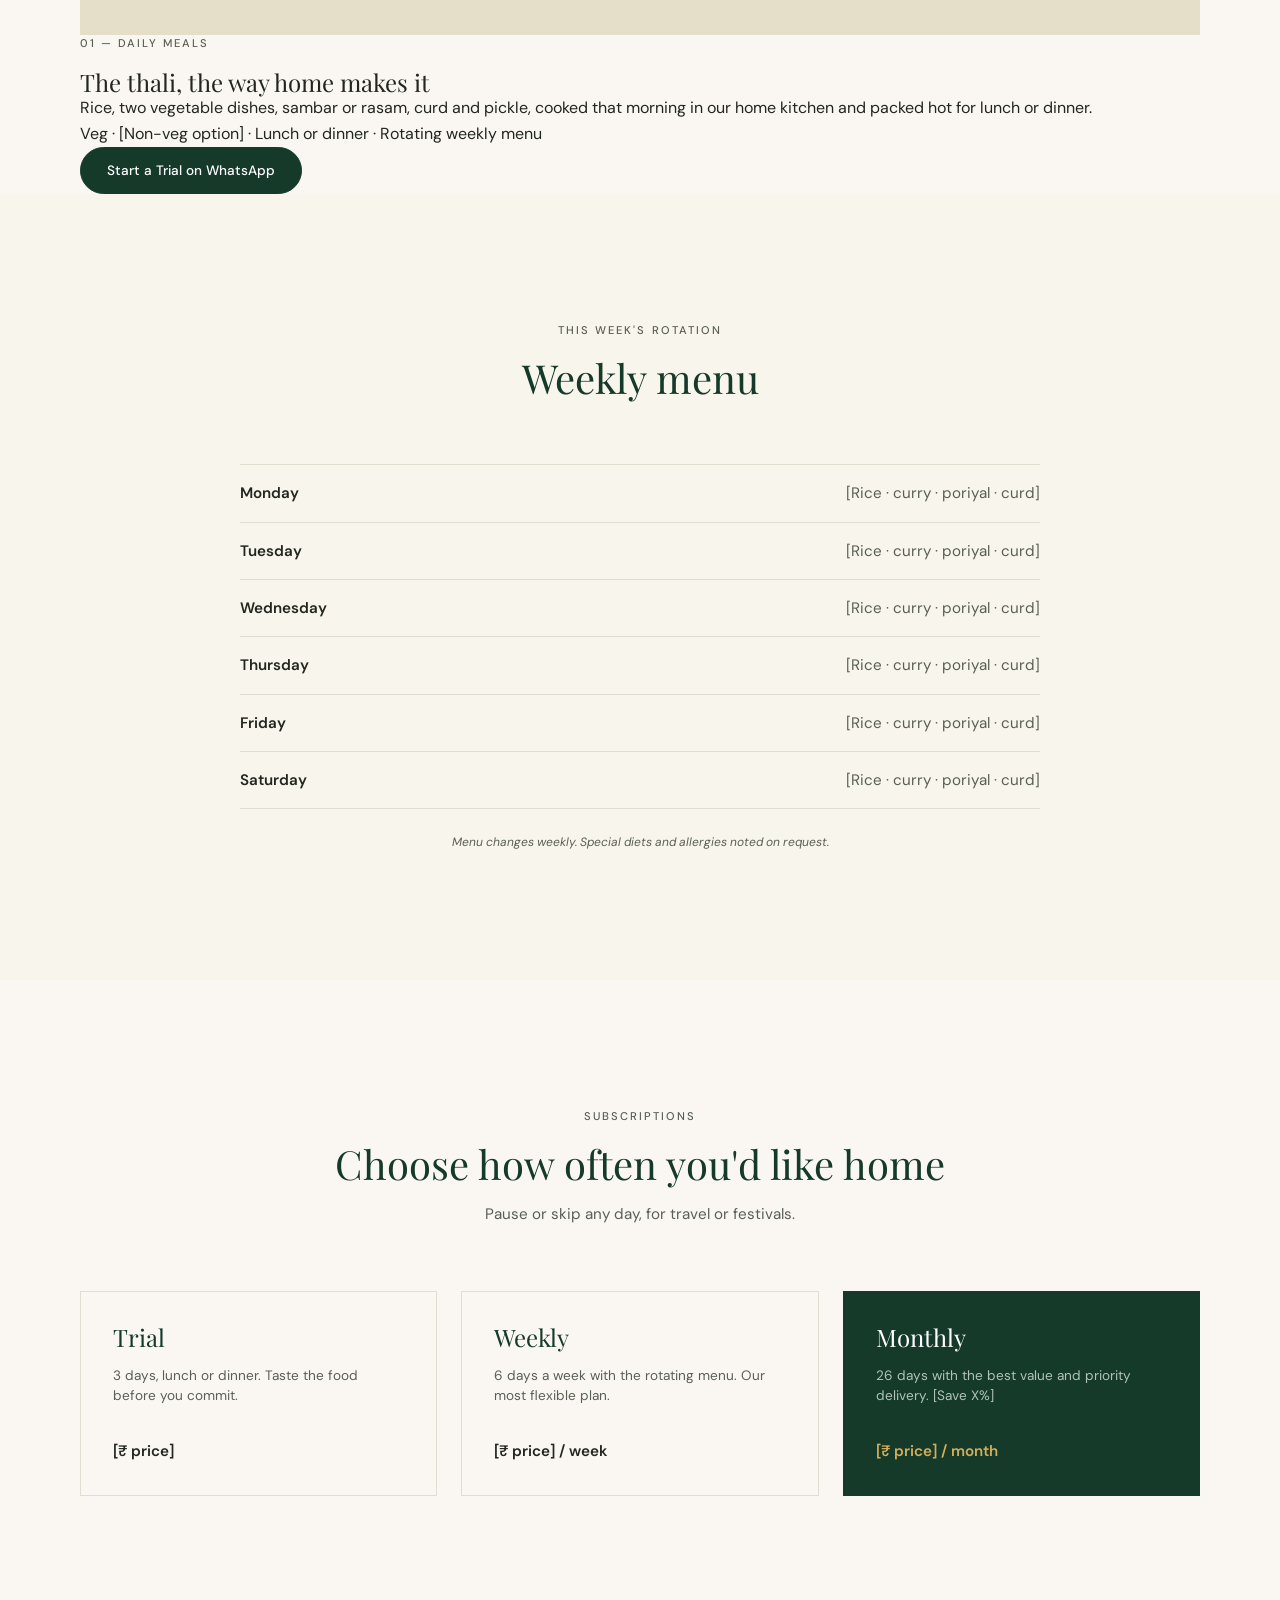
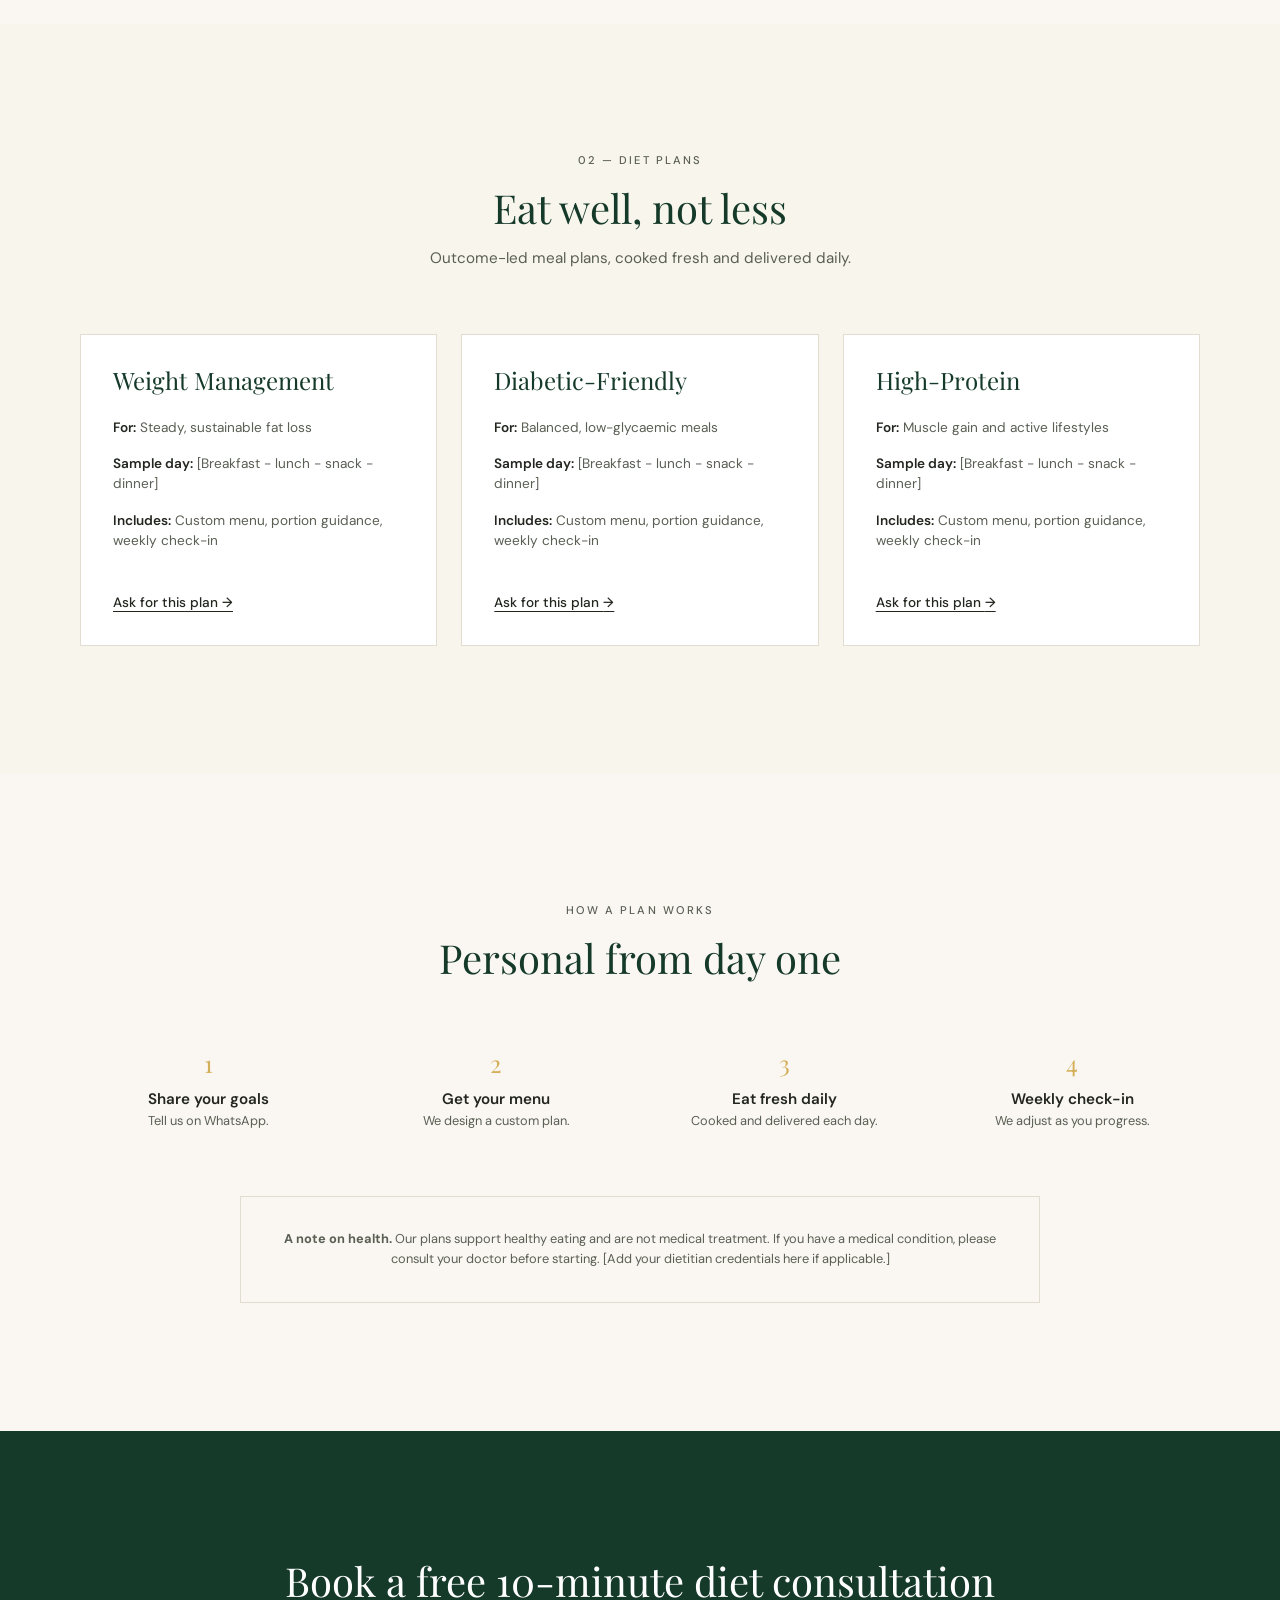
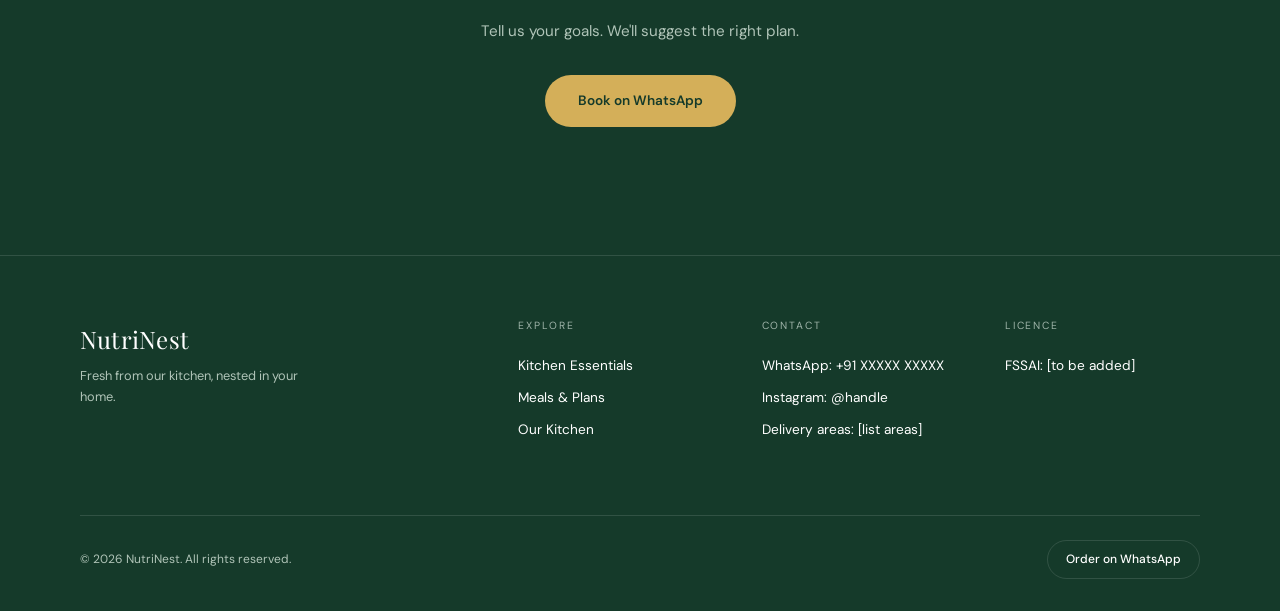
<file: meals-plans.html>
<!DOCTYPE html>
<html lang="en">
<head>
  <meta charset="UTF-8" />
  <meta name="viewport" content="width=device-width, initial-scale=1.0" />
  <meta name="description" content="NutriNest Meals & Plans — Daily home-cooked thalis and personalised diet plans delivered fresh." />
  <title>Meals & Plans — NutriNest</title>

  <link rel="preconnect" href="https://fonts.googleapis.com" />
  <link rel="preconnect" href="https://fonts.gstatic.com" crossorigin />
  <link
    href="https://fonts.googleapis.com/css2?family=DM+Sans:opsz,wght@9..40,400;9..40,500;9..40,600&family=Playfair+Display:ital,wght@0,400;0,500;1,500&display=swap"
    rel="stylesheet"
  />

  <!-- CSS Load Order -->
  <link rel="stylesheet" href="css/tokens.css" />
  <link rel="stylesheet" href="css/base.css" />
  <link rel="stylesheet" href="css/components.css" />
  <link rel="stylesheet" href="css/pages/meals.css" />
</head>
<body>

  <!-- ============ ANNOUNCEMENT BAR ============ -->
  <div class="announcement-bar" role="region" aria-label="Announcement">
    <p>Made fresh daily · Chemical-free · Delivered to your door</p>
  </div>

  <!-- ============ HEADER ============ -->
  <header class="site-header">
    <div class="container site-header__inner">
      <nav class="site-nav" aria-label="Primary">
        <ul class="site-nav__list">
          <li><a href="index.html" class="site-nav__link">Home</a></li>
          <li><a href="kitchen-essentials.html" class="site-nav__link">Kitchen Essentials</a></li>
          <li><a href="meals-plans.html" class="site-nav__link" aria-current="page">Meals &amp; Plans</a></li>
          <li><a href="our-kitchen.html" class="site-nav__link">Our Kitchen</a></li>
        </ul>
      </nav>

      <a href="index.html" class="brand" aria-label="NutriNest home">
        <svg class="brand__icon" width="22" height="22" viewBox="0 0 24 24" fill="none" stroke="currentColor" stroke-width="1.5" stroke-linecap="round" stroke-linejoin="round" aria-hidden="true">
          <path d="M12 2 2 7l10 5 10-5-10-5ZM2 17l10 5 10-5M2 12l10 5 10-5"/>
        </svg>
        <span class="brand__name">NutriNest</span>
      </a>

      <a href="https://wa.me/" class="btn btn--outline btn--sm" target="_blank" rel="noopener">Order on WhatsApp</a>
    </div>
  </header>

  <main>
    <!-- ============ PAGE HERO ============ -->
    <section class="page-hero" aria-labelledby="page-title">
      <div class="container page-hero__inner">
        <p class="eyebrow">Meals &amp; Custom Diet Plans</p>
        <h1 id="page-title" class="page-hero__title">
          Home-cooked, <em class="page-hero__title-accent">every single day.</em>
        </h1>
        <p class="page-hero__lead">
          Daily thalis cooked fresh each morning, and personalised diet plans built around your goals.
        </p>
        
        <!-- Filter Chips -->
        <div class="filter-chips" role="group" aria-label="Filter categories">
          <button class="filter-chip" aria-pressed="true">Daily Meals</button>
          <button class="filter-chip" aria-pressed="false">Diet Plans</button>
          <button class="filter-chip" aria-pressed="false">Consultation</button>
        </div>
      </div>
    </section>

    <!-- ============ 01 — DAILY MEALS (Split) ============ -->
    <section class="feature-split" aria-labelledby="thali-title">
      <div class="container feature-split__inner">
        <figure class="feature-split__media">
          <div class="image-placeholder image-placeholder--arch" aria-hidden="true">
            <span>[Photo · Full thali, steel tiffin]</span>
          </div>
        </figure>
        
        <div class="feature-split__content">
          <p class="eyebrow">01 — Daily Meals</p>
          <h2 id="thali-title" class="feature-split__title">The thali, the way home makes it</h2>
          <p class="feature-split__text">
            Rice, two vegetable dishes, sambar or rasam, curd and pickle, cooked that morning in our home kitchen and packed hot for lunch or dinner.
          </p>
          <p class="feature-split__meta">
            Veg · [Non-veg option] · Lunch or dinner · Rotating weekly menu
          </p>
          <a href="https://wa.me/" class="btn btn--primary" target="_blank" rel="noopener">Start a Trial on WhatsApp</a>
        </div>
      </div>
    </section>

    <!-- ============ WEEKLY MENU ============ -->
    <section class="weekly-menu" aria-labelledby="menu-title">
      <div class="container">
        <header class="section-head section-head--center">
          <p class="eyebrow">This Week's Rotation</p>
          <h2 id="menu-title" class="section-title">Weekly menu</h2>
        </header>

        <div class="menu-list">
          <div class="menu-row">
            <span class="menu-row__day">Monday</span>
            <span class="menu-row__meal">[Rice · curry · poriyal · curd]</span>
          </div>
          <div class="menu-row">
            <span class="menu-row__day">Tuesday</span>
            <span class="menu-row__meal">[Rice · curry · poriyal · curd]</span>
          </div>
          <div class="menu-row">
            <span class="menu-row__day">Wednesday</span>
            <span class="menu-row__meal">[Rice · curry · poriyal · curd]</span>
          </div>
          <div class="menu-row">
            <span class="menu-row__day">Thursday</span>
            <span class="menu-row__meal">[Rice · curry · poriyal · curd]</span>
          </div>
          <div class="menu-row">
            <span class="menu-row__day">Friday</span>
            <span class="menu-row__meal">[Rice · curry · poriyal · curd]</span>
          </div>
          <div class="menu-row">
            <span class="menu-row__day">Saturday</span>
            <span class="menu-row__meal">[Rice · curry · poriyal · curd]</span>
          </div>
        </div>
        
        <p class="menu-note">Menu changes weekly. Special diets and allergies noted on request.</p>
      </div>
    </section>

    <!-- ============ SUBSCRIPTIONS ============ -->
    <section class="subscriptions" aria-labelledby="sub-title">
      <div class="container">
        <header class="section-head section-head--center">
          <p class="eyebrow">Subscriptions</p>
          <h2 id="sub-title" class="section-title">Choose how often you'd like home</h2>
          <p class="section-lead">Pause or skip any day, for travel or festivals.</p>
        </header>

        <div class="subscription-grid">
          <!-- Card 1 -->
          <article class="sub-card">
            <h3 class="sub-card__title">Trial</h3>
            <p class="sub-card__desc">3 days, lunch or dinner. Taste the food before you commit.</p>
            <p class="sub-card__price">[₹ price]</p>
          </article>
          <!-- Card 2 -->
          <article class="sub-card">
            <h3 class="sub-card__title">Weekly</h3>
            <p class="sub-card__desc">6 days a week with the rotating menu. Our most flexible plan.</p>
            <p class="sub-card__price">[₹ price] / week</p>
          </article>
          <!-- Card 3 (Highlighted) -->
          <article class="sub-card sub-card--dark">
            <h3 class="sub-card__title">Monthly</h3>
            <p class="sub-card__desc">26 days with the best value and priority delivery. [Save X%]</p>
            <p class="sub-card__price">[₹ price] / month</p>
          </article>
        </div>
      </div>
    </section>

    <!-- ============ 02 — DIET PLANS ============ -->
    <section class="diet-plans" aria-labelledby="diet-title">
      <div class="container">
        <header class="section-head section-head--center">
          <p class="eyebrow">02 — Diet Plans</p>
          <h2 id="diet-title" class="section-title">Eat well, not less</h2>
          <p class="section-lead">Outcome-led meal plans, cooked fresh and delivered daily.</p>
        </header>

        <div class="diet-grid">
          <!-- Diet 1 -->
          <article class="diet-card">
            <h3 class="diet-card__title">Weight Management</h3>
            <p class="diet-card__text"><strong>For:</strong> Steady, sustainable fat loss</p>
            <p class="diet-card__text"><strong>Sample day:</strong> [Breakfast - lunch - snack - dinner]</p>
            <p class="diet-card__text"><strong>Includes:</strong> Custom menu, portion guidance, weekly check-in</p>
            <a href="#" class="link-cta">Ask for this plan <span aria-hidden="true">→</span></a>
          </article>
          <!-- Diet 2 -->
          <article class="diet-card">
            <h3 class="diet-card__title">Diabetic-Friendly</h3>
            <p class="diet-card__text"><strong>For:</strong> Balanced, low-glycaemic meals</p>
            <p class="diet-card__text"><strong>Sample day:</strong> [Breakfast - lunch - snack - dinner]</p>
            <p class="diet-card__text"><strong>Includes:</strong> Custom menu, portion guidance, weekly check-in</p>
            <a href="#" class="link-cta">Ask for this plan <span aria-hidden="true">→</span></a>
          </article>
          <!-- Diet 3 -->
          <article class="diet-card">
            <h3 class="diet-card__title">High-Protein</h3>
            <p class="diet-card__text"><strong>For:</strong> Muscle gain and active lifestyles</p>
            <p class="diet-card__text"><strong>Sample day:</strong> [Breakfast - lunch - snack - dinner]</p>
            <p class="diet-card__text"><strong>Includes:</strong> Custom menu, portion guidance, weekly check-in</p>
            <a href="#" class="link-cta">Ask for this plan <span aria-hidden="true">→</span></a>
          </article>
        </div>
      </div>
    </section>

    <!-- ============ HOW A PLAN WORKS ============ -->
    <section class="how-plan-works" aria-labelledby="how-title">
      <div class="container">
        <header class="section-head section-head--center">
          <p class="eyebrow">How a Plan Works</p>
          <h2 id="how-title" class="section-title">Personal from day one</h2>
        </header>

        <!-- Uses new 4-column steps grid -->
        <ol class="steps-grid-4">
          <li class="step-item">
            <span class="step-item__num">1</span>
            <h3 class="step-item__title">Share your goals</h3>
            <p class="step-item__text">Tell us on WhatsApp.</p>
          </li>
          <li class="step-item">
            <span class="step-item__num">2</span>
            <h3 class="step-item__title">Get your menu</h3>
            <p class="step-item__text">We design a custom plan.</p>
          </li>
          <li class="step-item">
            <span class="step-item__num">3</span>
            <h3 class="step-item__title">Eat fresh daily</h3>
            <p class="step-item__text">Cooked and delivered each day.</p>
          </li>
          <li class="step-item">
            <span class="step-item__num">4</span>
            <h3 class="step-item__title">Weekly check-in</h3>
            <p class="step-item__text">We adjust as you progress.</p>
          </li>
        </ol>

        <!-- Health Disclaimer Box -->
        <div class="disclaimer-box">
          <p><strong>A note on health.</strong> Our plans support healthy eating and are not medical treatment. If you have a medical condition, please consult your doctor before starting. [Add your dietitian credentials here if applicable.]</p>
        </div>
      </div>
    </section>

    <!-- ============ BOTTOM CTA ============ -->
    <section class="cta" aria-labelledby="cta-title">
      <div class="container cta__inner">
        <h2 id="cta-title" class="cta__title">Book a free 10-minute diet consultation</h2>
        <p class="cta__text">Tell us your goals. We'll suggest the right plan.</p>
        <a href="https://wa.me/" class="btn btn--gold" target="_blank" rel="noopener">Book on WhatsApp</a>
      </div>
    </section>
  </main>

  <!-- ============ FOOTER ============ -->
  <footer class="site-footer">
    <div class="container">
      <div class="site-footer__grid">
        <div class="site-footer__brand">
          <p class="brand__name">NutriNest</p>
          <p class="site-footer__tagline">Fresh from our kitchen, nested in your home.</p>
        </div>

        <nav class="site-footer__col" aria-label="Explore">
          <h3 class="site-footer__heading">Explore</h3>
          <ul>
            <li><a href="kitchen-essentials.html">Kitchen Essentials</a></li>
            <li><a href="meals-plans.html">Meals &amp; Plans</a></li>
            <li><a href="our-kitchen.html">Our Kitchen</a></li>
          </ul>
        </nav>

        <div class="site-footer__col">
          <h3 class="site-footer__heading">Contact</h3>
          <ul>
            <li>WhatsApp: +91 XXXXX XXXXX</li>
            <li>Instagram: @handle</li>
            <li>Delivery areas: [list areas]</li>
          </ul>
        </div>

        <div class="site-footer__col">
          <h3 class="site-footer__heading">Licence</h3>
          <ul>
            <li>FSSAI: [to be added]</li>
          </ul>
        </div>
      </div>

      <div class="site-footer__bottom">
        <p class="site-footer__copy">© <span id="year"></span> NutriNest. All rights reserved.</p>
        <a href="https://wa.me/" class="btn btn--ghost btn--sm" target="_blank" rel="noopener">Order on WhatsApp</a>
      </div>
    </div>
  </footer>

  <script>
    document.getElementById('year').textContent = new Date().getFullYear();
  </script>
</body>
</html>
</file>
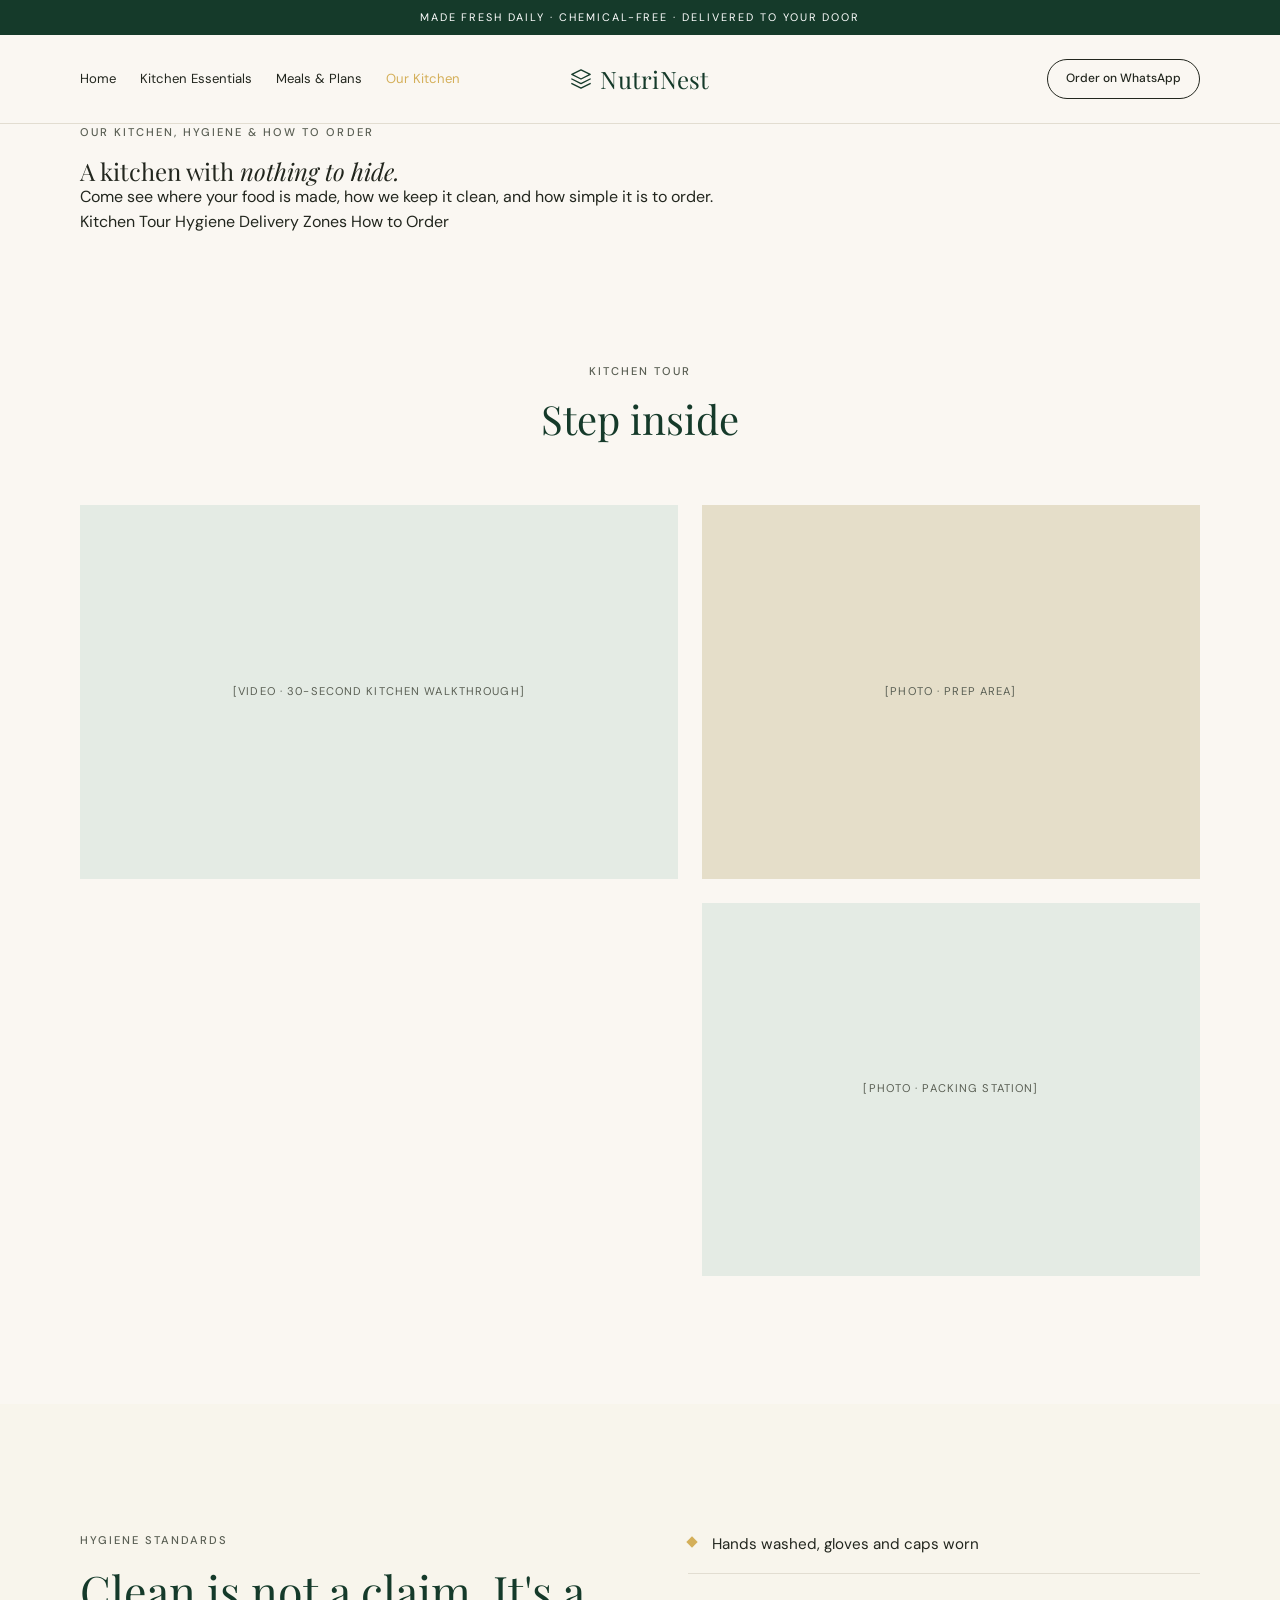
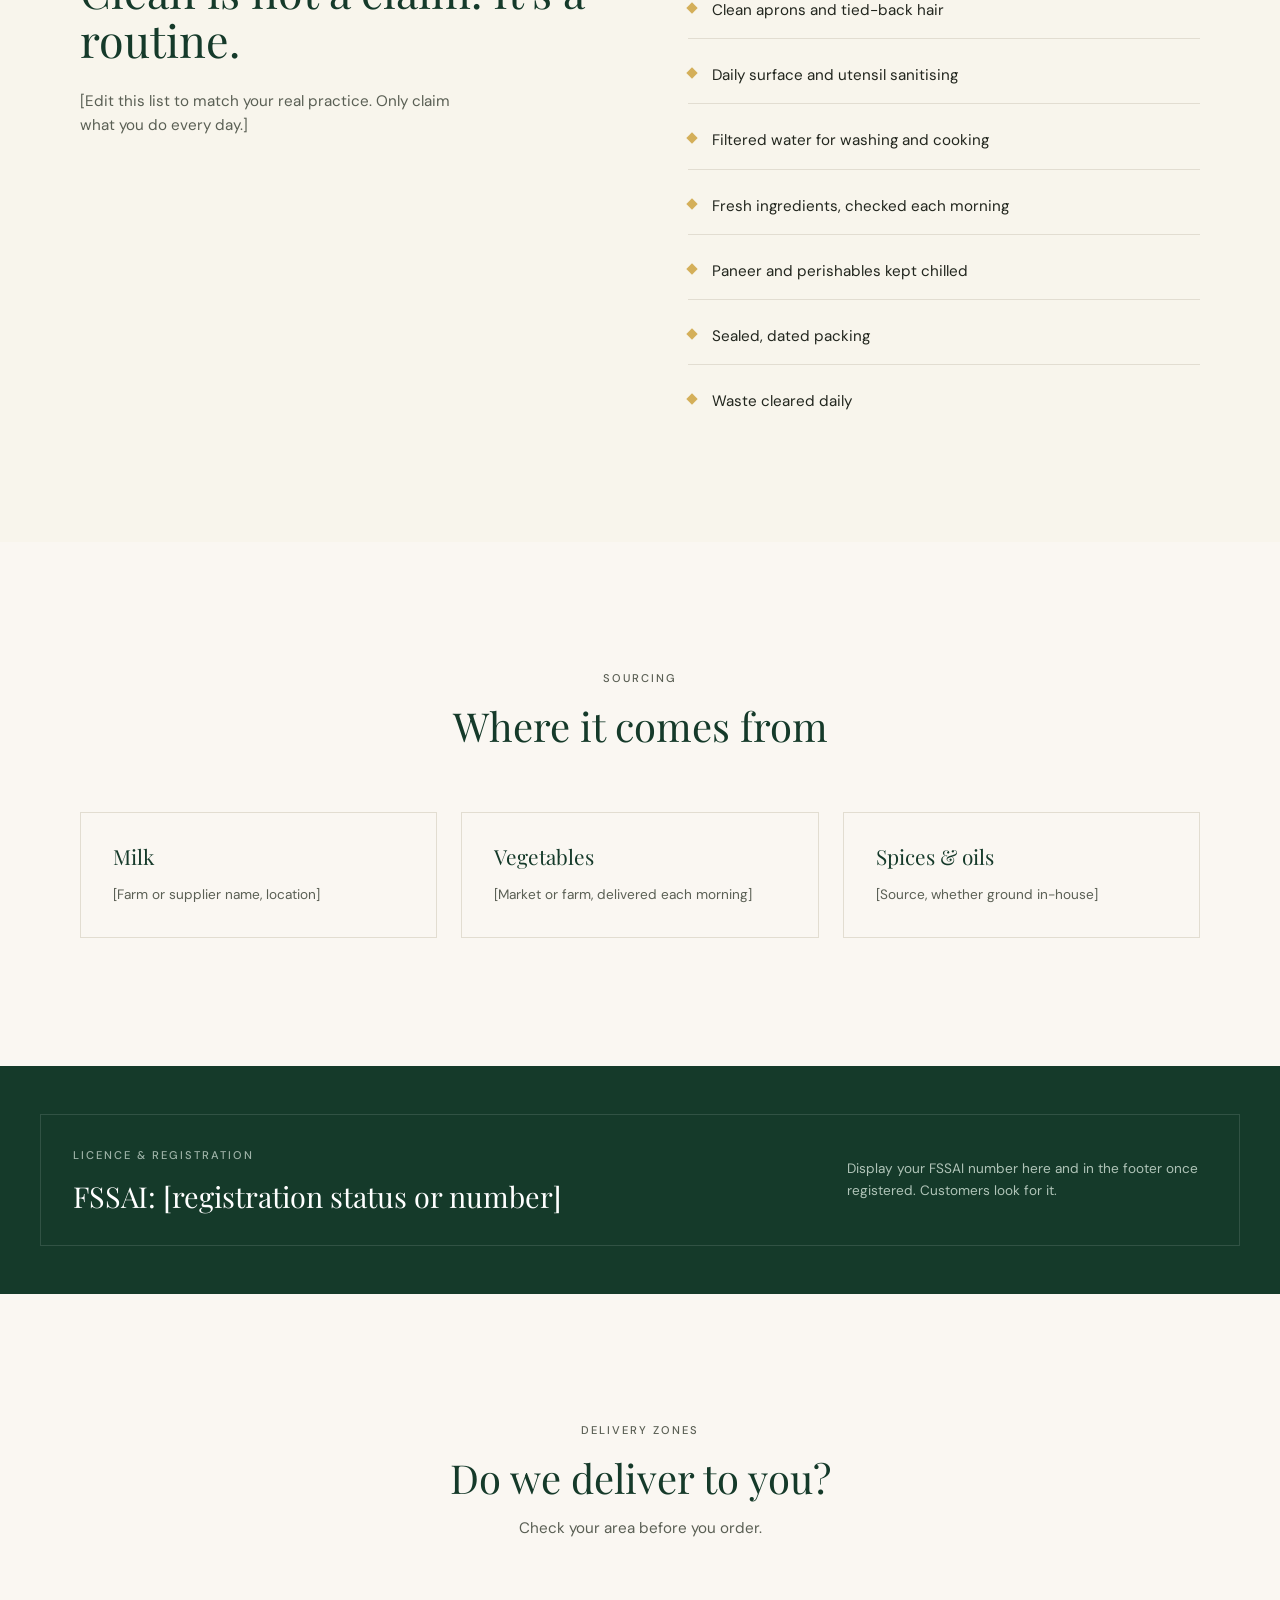
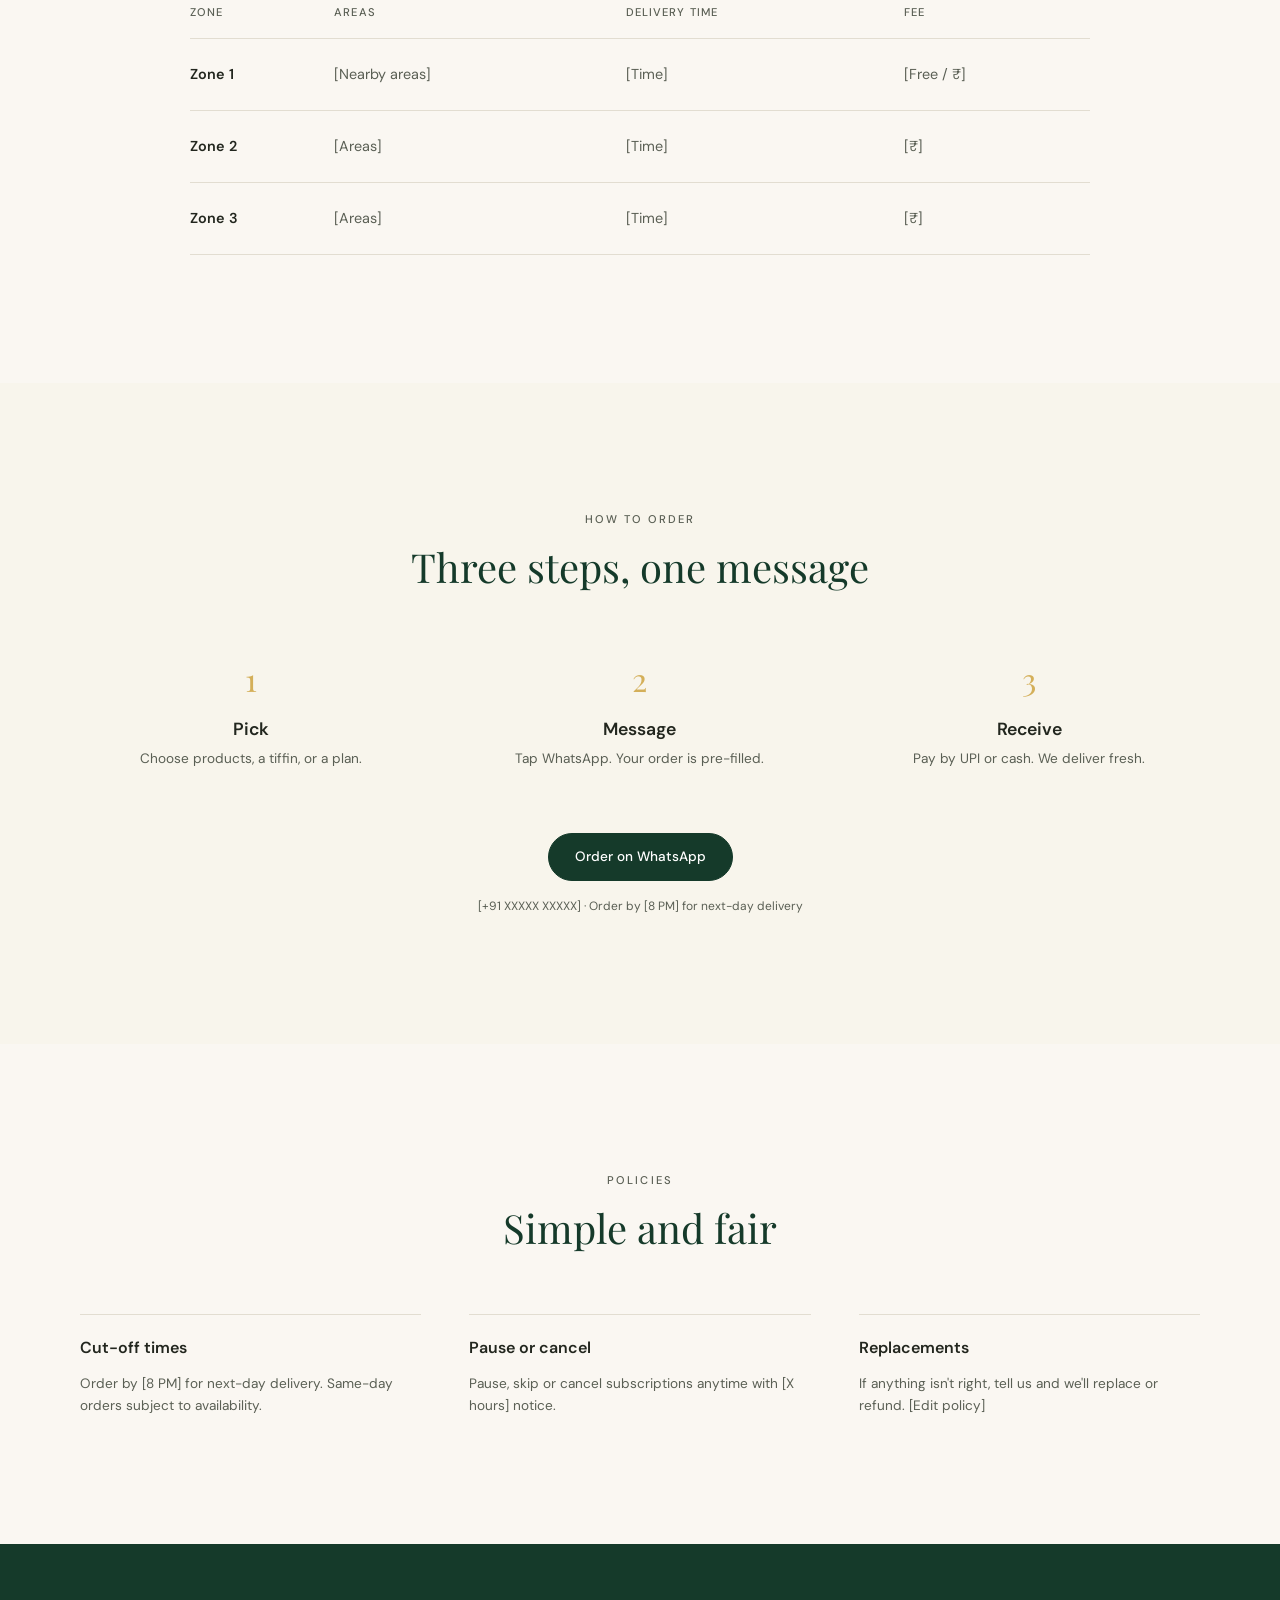
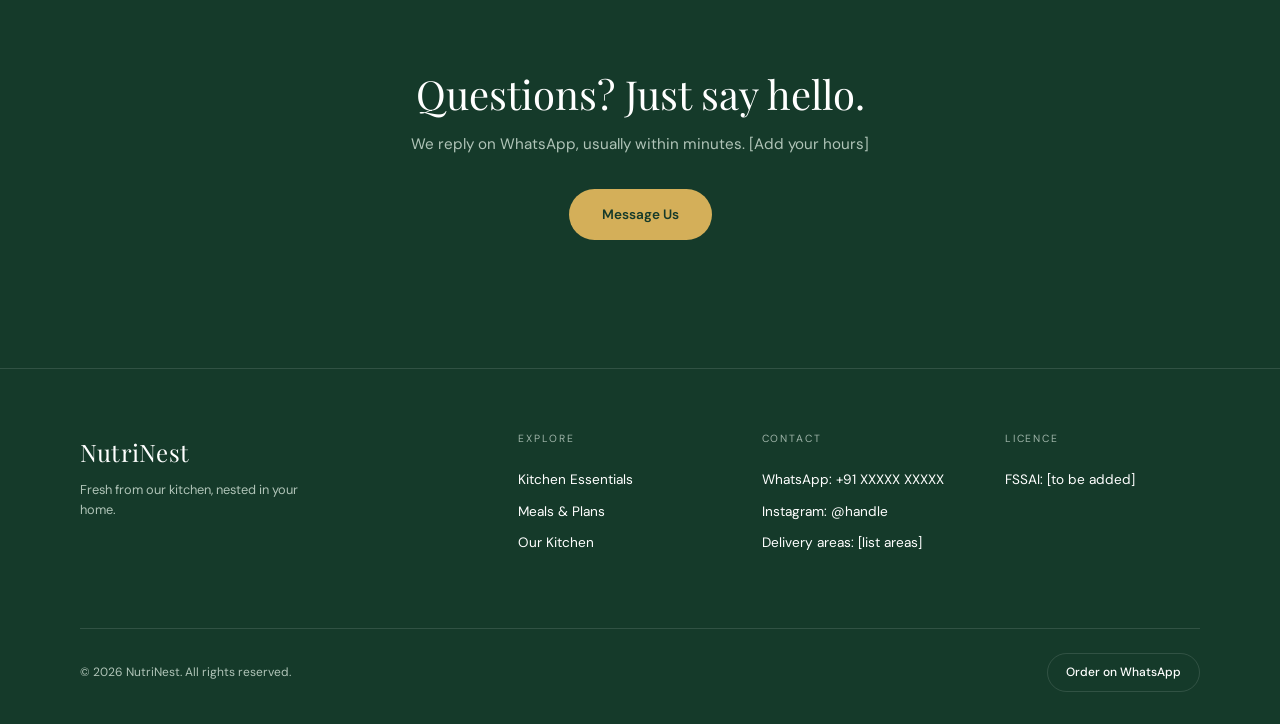
<file: our-kitchen.html>
<!DOCTYPE html>
<html lang="en">
<head>
  <meta charset="UTF-8" />
  <meta name="viewport" content="width=device-width, initial-scale=1.0" />
  <meta name="description" content="NutriNest Our Kitchen — See where your food is made, our hygiene standards, delivery zones, and how to order." />
  <title>Our Kitchen — NutriNest</title>

  <link rel="preconnect" href="https://fonts.googleapis.com" />
  <link rel="preconnect" href="https://fonts.gstatic.com" crossorigin />
  <link
    href="https://fonts.googleapis.com/css2?family=DM+Sans:opsz,wght@9..40,400;9..40,500;9..40,600&family=Playfair+Display:ital,wght@0,400;0,500;1,500&display=swap"
    rel="stylesheet"
  />

  <!-- CSS Load Order -->
  <link rel="stylesheet" href="css/tokens.css" />
  <link rel="stylesheet" href="css/base.css" />
  <link rel="stylesheet" href="css/components.css" />
  <link rel="stylesheet" href="css/pages/kitchen.css" />
</head>
<body>

  <!-- ============ ANNOUNCEMENT BAR ============ -->
  <div class="announcement-bar" role="region" aria-label="Announcement">
    <p>Made fresh daily · Chemical-free · Delivered to your door</p>
  </div>

  <!-- ============ HEADER ============ -->
  <header class="site-header">
    <div class="container site-header__inner">
      <nav class="site-nav" aria-label="Primary">
        <ul class="site-nav__list">
          <li><a href="index.html" class="site-nav__link">Home</a></li>
          <li><a href="kitchen-essentials.html" class="site-nav__link">Kitchen Essentials</a></li>
          <li><a href="meals-plans.html" class="site-nav__link">Meals &amp; Plans</a></li>
          <li><a href="our-kitchen.html" class="site-nav__link" aria-current="page">Our Kitchen</a></li>
        </ul>
      </nav>

      <a href="index.html" class="brand" aria-label="NutriNest home">
        <svg class="brand__icon" width="22" height="22" viewBox="0 0 24 24" fill="none" stroke="currentColor" stroke-width="1.5" stroke-linecap="round" stroke-linejoin="round" aria-hidden="true">
          <path d="M12 2 2 7l10 5 10-5-10-5ZM2 17l10 5 10-5M2 12l10 5 10-5"/>
        </svg>
        <span class="brand__name">NutriNest</span>
      </a>

      <a href="https://wa.me/" class="btn btn--outline btn--sm" target="_blank" rel="noopener">Order on WhatsApp</a>
    </div>
  </header>

  <main>
    <!-- ============ PAGE HERO ============ -->
    <section class="page-hero" aria-labelledby="page-title">
      <div class="container page-hero__inner">
        <p class="eyebrow">Our Kitchen, Hygiene &amp; How to Order</p>
        <h1 id="page-title" class="page-hero__title">
          A kitchen with <em class="page-hero__title-accent">nothing to hide.</em>
        </h1>
        <p class="page-hero__lead">
          Come see where your food is made, how we keep it clean, and how simple it is to order.
        </p>
        
        <!-- Filter Chips (Used as anchored navigation here) -->
        <div class="filter-chips" role="group" aria-label="Page sections">
          <a href="#tour" class="filter-chip" aria-pressed="true">Kitchen Tour</a>
          <a href="#hygiene" class="filter-chip" aria-pressed="false">Hygiene</a>
          <a href="#zones" class="filter-chip" aria-pressed="false">Delivery Zones</a>
          <a href="#order" class="filter-chip" aria-pressed="false">How to Order</a>
        </div>
      </div>
    </section>

    <!-- ============ KITCHEN TOUR ============ -->
    <section id="tour" class="kitchen-tour" aria-labelledby="tour-title">
      <div class="container">
        <header class="section-head section-head--center">
          <p class="eyebrow">Kitchen Tour</p>
          <h2 id="tour-title" class="section-title">Step inside</h2>
        </header>

        <div class="tour-grid">
          <!-- Large Video/Image Left -->
          <div class="tour-main">
            <div class="image-placeholder image-placeholder--sage" aria-hidden="true" style="aspect-ratio: 16/10;">
              <span>[Video · 30-second kitchen walkthrough]</span>
            </div>
          </div>
          <!-- Two Stacked Images Right -->
          <div class="tour-side">
            <div class="image-placeholder image-placeholder--sand" aria-hidden="true" style="aspect-ratio: 4/3;">
              <span>[Photo · Prep area]</span>
            </div>
            <div class="image-placeholder image-placeholder--sage" aria-hidden="true" style="aspect-ratio: 4/3;">
              <span>[Photo · Packing station]</span>
            </div>
          </div>
        </div>
      </div>
    </section>

    <!-- ============ HYGIENE STANDARDS ============ -->
    <section id="hygiene" class="hygiene-section" aria-labelledby="hygiene-title">
      <div class="container hygiene-inner">
        <div class="hygiene-content">
          <p class="eyebrow">Hygiene Standards</p>
          <h2 id="hygiene-title" class="hygiene-title">Clean is not a claim. It's a routine.</h2>
          <p class="hygiene-text">[Edit this list to match your real practice. Only claim what you do every day.]</p>
        </div>
        
        <ul class="hygiene-list">
          <li>Hands washed, gloves and caps worn</li>
          <li>Clean aprons and tied-back hair</li>
          <li>Daily surface and utensil sanitising</li>
          <li>Filtered water for washing and cooking</li>
          <li>Fresh ingredients, checked each morning</li>
          <li>Paneer and perishables kept chilled</li>
          <li>Sealed, dated packing</li>
          <li>Waste cleared daily</li>
        </ul>
      </div>
    </section>

    <!-- ============ SOURCING ============ -->
    <section class="sourcing-section" aria-labelledby="sourcing-title">
      <div class="container">
        <header class="section-head section-head--center">
          <p class="eyebrow">Sourcing</p>
          <h2 id="sourcing-title" class="section-title">Where it comes from</h2>
        </header>

        <div class="sourcing-grid">
          <div class="sourcing-card">
            <h3 class="sourcing-card__title">Milk</h3>
            <p class="sourcing-card__text">[Farm or supplier name, location]</p>
          </div>
          <div class="sourcing-card">
            <h3 class="sourcing-card__title">Vegetables</h3>
            <p class="sourcing-card__text">[Market or farm, delivered each morning]</p>
          </div>
          <div class="sourcing-card">
            <h3 class="sourcing-card__title">Spices &amp; oils</h3>
            <p class="sourcing-card__text">[Source, whether ground in-house]</p>
          </div>
        </div>
      </div>
    </section>

    <!-- ============ LICENCE BANNER ============ -->
    <section class="licence-banner">
      <div class="container licence-banner__inner">
        <div class="licence-banner__left">
          <p class="eyebrow" style="color: #9EB3A8;">Licence &amp; Registration</p>
          <h2 class="licence-banner__title">FSSAI: [registration status or number]</h2>
        </div>
        <div class="licence-banner__right">
          <p>Display your FSSAI number here and in the footer once registered. Customers look for it.</p>
        </div>
      </div>
    </section>

    <!-- ============ DELIVERY ZONES ============ -->
    <section id="zones" class="delivery-zones" aria-labelledby="zones-title">
      <div class="container">
        <header class="section-head section-head--center">
          <p class="eyebrow">Delivery Zones</p>
          <h2 id="zones-title" class="section-title">Do we deliver to you?</h2>
          <p class="section-lead">Check your area before you order.</p>
        </header>

        <div class="table-responsive">
          <table class="zones-table">
            <thead>
              <tr>
                <th>Zone</th>
                <th>Areas</th>
                <th>Delivery Time</th>
                <th>Fee</th>
              </tr>
            </thead>
            <tbody>
              <tr>
                <td><strong>Zone 1</strong></td>
                <td>[Nearby areas]</td>
                <td>[Time]</td>
                <td>[Free / ₹]</td>
              </tr>
              <tr>
                <td><strong>Zone 2</strong></td>
                <td>[Areas]</td>
                <td>[Time]</td>
                <td>[₹]</td>
              </tr>
              <tr>
                <td><strong>Zone 3</strong></td>
                <td>[Areas]</td>
                <td>[Time]</td>
                <td>[₹]</td>
              </tr>
            </tbody>
          </table>
        </div>
      </div>
    </section>

    <!-- ============ HOW TO ORDER ============ -->
    <section id="order" class="how-to-order" aria-labelledby="order-title">
      <div class="container">
        <header class="section-head section-head--center">
          <p class="eyebrow">How to Order</p>
          <h2 id="order-title" class="section-title">Three steps, one message</h2>
        </header>

        <ol class="steps">
          <li class="steps__item">
            <span class="steps__num">1</span>
            <h3 class="steps__title">Pick</h3>
            <p class="steps__text">Choose products, a tiffin, or a plan.</p>
          </li>
          <li class="steps__item">
            <span class="steps__num">2</span>
            <h3 class="steps__title">Message</h3>
            <p class="steps__text">Tap WhatsApp. Your order is pre-filled.</p>
          </li>
          <li class="steps__item">
            <span class="steps__num">3</span>
            <h3 class="steps__title">Receive</h3>
            <p class="steps__text">Pay by UPI or cash. We deliver fresh.</p>
          </li>
        </ol>

        <div class="how-to-order__cta">
          <a href="https://wa.me/" class="btn btn--primary" target="_blank" rel="noopener">Order on WhatsApp</a>
          <p class="how-to-order__meta">[+91 XXXXX XXXXX] · Order by [8 PM] for next-day delivery</p>
        </div>
      </div>
    </section>

    <!-- ============ POLICIES ============ -->
    <section class="policies-section" aria-labelledby="policies-title">
      <div class="container">
        <header class="section-head section-head--center">
          <p class="eyebrow">Policies</p>
          <h2 id="policies-title" class="section-title">Simple and fair</h2>
        </header>

        <div class="policies-grid">
          <div class="policy-item">
            <h3 class="policy-item__title">Cut-off times</h3>
            <p class="policy-item__text">Order by [8 PM] for next-day delivery. Same-day orders subject to availability.</p>
          </div>
          <div class="policy-item">
            <h3 class="policy-item__title">Pause or cancel</h3>
            <p class="policy-item__text">Pause, skip or cancel subscriptions anytime with [X hours] notice.</p>
          </div>
          <div class="policy-item">
            <h3 class="policy-item__title">Replacements</h3>
            <p class="policy-item__text">If anything isn't right, tell us and we'll replace or refund. [Edit policy]</p>
          </div>
        </div>
      </div>
    </section>

    <!-- ============ BOTTOM CTA ============ -->
    <section class="cta" aria-labelledby="cta-title">
      <div class="container cta__inner">
        <h2 id="cta-title" class="cta__title">Questions? Just say hello.</h2>
        <p class="cta__text">We reply on WhatsApp, usually within minutes. [Add your hours]</p>
        <a href="https://wa.me/" class="btn btn--gold" target="_blank" rel="noopener">Message Us</a>
      </div>
    </section>
  </main>

  <!-- ============ FOOTER ============ -->
  <footer class="site-footer">
    <div class="container">
      <div class="site-footer__grid">
        <div class="site-footer__brand">
          <p class="brand__name">NutriNest</p>
          <p class="site-footer__tagline">Fresh from our kitchen, nested in your home.</p>
        </div>

        <nav class="site-footer__col" aria-label="Explore">
          <h3 class="site-footer__heading">Explore</h3>
          <ul>
            <li><a href="kitchen-essentials.html">Kitchen Essentials</a></li>
            <li><a href="meals-plans.html">Meals &amp; Plans</a></li>
            <li><a href="our-kitchen.html">Our Kitchen</a></li>
          </ul>
        </nav>

        <div class="site-footer__col">
          <h3 class="site-footer__heading">Contact</h3>
          <ul>
            <li>WhatsApp: +91 XXXXX XXXXX</li>
            <li>Instagram: @handle</li>
            <li>Delivery areas: [list areas]</li>
          </ul>
        </div>

        <div class="site-footer__col">
          <h3 class="site-footer__heading">Licence</h3>
          <ul>
            <li>FSSAI: [to be added]</li>
          </ul>
        </div>
      </div>

      <div class="site-footer__bottom">
        <p class="site-footer__copy">© <span id="year"></span> NutriNest. All rights reserved.</p>
        <a href="https://wa.me/" class="btn btn--ghost btn--sm" target="_blank" rel="noopener">Order on WhatsApp</a>
      </div>
    </div>
  </footer>

  <script>
    document.getElementById('year').textContent = new Date().getFullYear();
  </script>
</body>
</html>
</file>
<file: css/tokens.css>
/* =========================================================
   1. DESIGN TOKENS
   ========================================================= */
:root {
  /* Colour system */
  --c-bg:            #FAF7F2;
  --c-bg-muted:      #F3EFE6;
  --c-bg-elevated:   #E8E6D9;
  --c-surface-arch:  #E5DEC9;
  --c-surface-sage:  #E4EBE4;
  --c-surface-sand:  #E5DEC9;
  --c-surface-blob:  #D5CEBA;

  --c-text:          #22261E;
  --c-text-muted:    #5A5F54;
  --c-text-inverse:  #FFFFFF;
  --c-text-inverse-muted: #B0C4B8;

  --c-brand:         #153A2A;
  --c-brand-hover:   #0D261B;
  --c-accent:        #D4AF59;
  --c-accent-hover:  #C6A048;
  --c-border:        #E2DDD1;
  --c-border-inverse: rgba(255, 255, 255, 0.12);
  --c-bg-sand-soft:  #F8F5EC; /* Used for alternating warm sections */
  /* Typography */
  --font-heading: 'Playfair Display', Georgia, serif;
  --font-body:    'DM Sans', system-ui, -apple-system, sans-serif;

  /* Spacing scale (8px base) */
  --sp-1: 8px;
  --sp-2: 16px;
  --sp-3: 24px;
  --sp-4: 32px;
  --sp-5: 48px;
  --sp-6: 64px;
  --sp-7: 96px;
  --sp-8: 128px;

  /* Layout */
  --container: 1200px;
  --gutter: 40px;
  --radius-pill: 999px;

  /* Motion */
  --ease: cubic-bezier(0.4, 0, 0.2, 1);
  --dur: 200ms;
}
</file>
<file: css/base.css>
/* =========================================================
   2. RESET & BASE
   ========================================================= */
*, *::before, *::after { box-sizing: border-box; }

* { margin: 0; padding: 0; }

html {
  -webkit-text-size-adjust: 100%;
  scroll-behavior: smooth;
}

body {
  font-family: var(--font-body);
  font-size: 16px;
  line-height: 1.6;
  color: var(--c-text);
  background: var(--c-bg);
  -webkit-font-smoothing: antialiased;
  -moz-osx-font-smoothing: grayscale;
}

h1, h2, h3 {
  font-family: var(--font-heading);
  font-weight: 400;
  line-height: 1.1;
}

img { display: block; max-width: 100%; height: auto; }

ul, ol { list-style: none; }

a { color: inherit; text-decoration: none; }

button { font: inherit; cursor: pointer; border: none; background: none; }

:focus-visible {
  outline: 2px solid var(--c-accent);
  outline-offset: 3px;
  border-radius: 4px;
}

/* =========================================================
   3. UTILITIES
   ========================================================= */
.container {
  width: 100%;
  max-width: var(--container);
  margin-inline: auto;
  padding-inline: var(--gutter);
}

.eyebrow {
  font-size: 0.7rem;
  text-transform: uppercase;
  letter-spacing: 0.18em;
  color: var(--c-text-muted);
  margin-bottom: var(--sp-2);
  font-weight: 500;
}

.section-head { margin-bottom: var(--sp-6); }
.section-head--center { text-align: center; }

.section-title {
  font-size: clamp(1.75rem, 4vw, 2.5rem);
  color: var(--c-brand);
}

.link-underline {
  text-decoration: underline;
  text-underline-offset: 3px;
}

.link-cta {
  display: inline-block;
  font-size: 0.85rem;
  font-weight: 500;
  text-decoration: underline;
  text-underline-offset: 4px;
  transition: color var(--dur) var(--ease);
}
.link-cta:hover { color: var(--c-accent); }

/* Global responsive token adjustment */
@media (max-width: 1024px) {
  :root { --gutter: 24px; }
}

/* =========================================================
   18. REDUCED MOTION
   ========================================================= */
@media (prefers-reduced-motion: reduce) {
  *, *::before, *::after {
    animation-duration: 0.01ms !important;
    transition-duration: 0.01ms !important;
    scroll-behavior: auto !important;
  }
}
</file>
<file: css/components.css>
/* =========================================================
   4. BUTTONS
   ========================================================= */
.btn {
  display: inline-flex;
  align-items: center;
  justify-content: center;
  padding: 12px 26px;
  border-radius: var(--radius-pill);
  font-size: 0.85rem;
  font-weight: 500;
  border: 1px solid transparent;
  transition: background var(--dur) var(--ease), color var(--dur) var(--ease), border-color var(--dur) var(--ease);
  white-space: nowrap;
}

.btn--sm { padding: 9px 18px; font-size: 0.75rem; }

.btn--primary { background: var(--c-brand); color: var(--c-text-inverse); border-color: var(--c-brand); }
.btn--primary:hover { background: var(--c-brand-hover); border-color: var(--c-brand-hover); }

.btn--outline { background: transparent; color: var(--c-text); border-color: var(--c-text); }
.btn--outline:hover { background: var(--c-text); color: var(--c-text-inverse); }

.btn--gold { background: var(--c-accent); color: var(--c-brand); font-weight: 600; padding: 14px 32px; }
.btn--gold:hover { background: var(--c-accent-hover); }

.btn--ghost { background: transparent; color: var(--c-text-inverse); border-color: var(--c-border-inverse); }
.btn--ghost:hover { background: var(--c-text-inverse); color: var(--c-brand); }

/* =========================================================
   5. ANNOUNCEMENT BAR
   ========================================================= */
.announcement-bar {
  background: var(--c-brand);
  color: var(--c-text-inverse);
  text-align: center;
  padding: 9px var(--sp-2);
  font-size: 0.68rem;
  letter-spacing: 0.18em;
  text-transform: uppercase;
}

/* =========================================================
   6. HEADER
   ========================================================= */
.site-header {
  border-bottom: 1px solid var(--c-border);
  padding-block: var(--sp-3);
}

.site-header__inner {
  display: grid;
  grid-template-columns: 1fr auto 1fr;
  align-items: center;
  gap: var(--sp-3);
}

.site-nav__list {
  display: flex;
  gap: var(--sp-3);
  font-size: 0.82rem;
}

.site-nav__link { transition: color var(--dur) var(--ease); }
.site-nav__link:hover,
.site-nav__link[aria-current="page"] { color: var(--c-accent); }

.brand {
  display: inline-flex;
  align-items: center;
  gap: 8px;
  justify-self: center;
}
.brand__icon { color: var(--c-brand); }
.brand__name {
  font-family: var(--font-heading);
  font-size: 1.5rem;
  color: var(--c-brand);
  letter-spacing: 0.01em;
}

.site-header__inner > .btn { justify-self: end; }

/* =========================================================
   7. HERO
   ========================================================= */
.hero { padding-block: var(--sp-7); }

.hero__inner {
  display: grid;
  grid-template-columns: 1fr 1fr;
  gap: var(--sp-7);
  align-items: center;
}

.hero__title {
  font-size: clamp(2.5rem, 6vw, 4rem);
  color: var(--c-brand);
  margin-bottom: var(--sp-3);
}

.hero__title-accent {
  font-style: italic;
  color: var(--c-accent);
  font-weight: 500;
}

.hero__lead {
  color: var(--c-text-muted);
  max-width: 46ch;
  margin-bottom: var(--sp-4);
}

.hero__actions {
  display: flex;
  flex-wrap: wrap;
  gap: var(--sp-2);
  margin-bottom: var(--sp-3);
}

.hero__meta {
  font-size: 0.8rem;
  color: var(--c-text-muted);
}

.hero__media {
  position: relative;
}

.hero__badge {
  position: absolute;
  left: 50%;
  bottom: var(--sp-4);
  transform: translateX(-50%);
  background: var(--c-text-inverse);
  color: var(--c-text);
  padding: 10px 20px;
  font-size: 0.65rem;
  font-weight: 600;
  letter-spacing: 0.14em;
  text-transform: uppercase;
  white-space: nowrap;
}

/* =========================================================
   8. VALUE PROPS
   ========================================================= */
.value-props {
  background: var(--c-bg-muted);
  border-block: 1px solid var(--c-border);
  padding-block: var(--sp-4);
}

.value-props__grid {
  display: grid;
  grid-template-columns: repeat(4, 1fr);
  gap: var(--sp-4);
}

.value-props__item {
  padding-left: var(--sp-3);
  border-left: 1px solid var(--c-border);
}
.value-props__item:first-child { border-left: none; padding-left: 0; }

.value-props__title {
  font-family: var(--font-body);
  font-size: 0.7rem;
  font-weight: 600;
  text-transform: uppercase;
  letter-spacing: 0.12em;
  margin-bottom: var(--sp-1);
}

.value-props__text {
  font-size: 0.85rem;
  color: var(--c-text-muted);
}

/* =========================================================
   9. IMAGE PLACEHOLDERS
   ========================================================= */
.image-placeholder {
  width: 100%;
  display: flex;
  align-items: center;
  justify-content: center;
  text-align: center;
  padding: var(--sp-3);
  font-size: 0.7rem;
  text-transform: uppercase;
  letter-spacing: 0.1em;
  color: var(--c-text-muted);
}
.image-placeholder--arch { aspect-ratio: 4 / 5; border-radius: 999px 999px 0 0; background: var(--c-surface-arch); }
.image-placeholder--sage { aspect-ratio: 5 / 4; background: var(--c-surface-sage); }
.image-placeholder--sand { aspect-ratio: 5 / 4; background: var(--c-surface-sand); }
.image-placeholder--blob { aspect-ratio: 1 / 1; background: var(--c-surface-blob); border-radius: 0 0 40% 0; }

/* =========================================================
   10. DAILY BOARD
   ========================================================= */
.daily-board {
  background: var(--c-brand);
  color: var(--c-text-inverse);
  padding-block: var(--sp-5);
}

.daily-board__grid {
  display: grid;
  grid-template-columns: repeat(3, 1fr);
  gap: var(--sp-4);
}

.daily-board__label {
  font-size: 0.65rem;
  text-transform: uppercase;
  letter-spacing: 0.18em;
  color: #9EB3A8;
  margin-bottom: var(--sp-1);
}

.daily-board__value { font-size: 0.9rem; line-height: 1.5; }

/* =========================================================
   11. PROMISE
   ========================================================= */
.promise { padding-block: var(--sp-8); }

.promise__grid {
  display: grid;
  grid-template-columns: repeat(3, 1fr);
  gap: var(--sp-5);
}

.promise__item {
  border-top: 1px solid var(--c-border);
  padding-top: var(--sp-3);
}

.promise__num {
  display: block;
  font-family: var(--font-heading);
  font-size: 1.5rem;
  color: var(--c-accent);
  margin-bottom: var(--sp-2);
}

.promise__title {
  font-size: 1.5rem;
  margin-bottom: var(--sp-2);
}

.promise__text {
  font-size: 0.9rem;
  color: var(--c-text-muted);
}

/* =========================================================
   12. HOW IT WORKS
   ========================================================= */
.how-it-works { padding-block: var(--sp-8); }

.steps {
  display: grid;
  grid-template-columns: repeat(3, 1fr);
  gap: var(--sp-5);
  text-align: center;
  margin-bottom: var(--sp-6);
}

.steps__num {
  display: block;
  font-family: var(--font-heading);
  font-size: 2rem;
  color: var(--c-accent);
  margin-bottom: var(--sp-2);
}

.steps__title {
  font-family: var(--font-body);
  font-size: 1.1rem;
  font-weight: 600;
  margin-bottom: var(--sp-1);
}

.steps__text {
  font-size: 0.85rem;
  color: var(--c-text-muted);
}

.testimonials {
  display: grid;
  grid-template-columns: repeat(3, 1fr);
  gap: var(--sp-5);
}

.testimonial {
  border-top: 1px solid var(--c-border);
  padding-top: var(--sp-3);
}

.testimonial__quote {
  font-size: 0.85rem;
  font-style: italic;
  color: var(--c-text-muted);
  min-height: 3em;
}

.testimonial__author {
  margin-top: var(--sp-2);
  font-size: 0.65rem;
  letter-spacing: 0.14em;
  text-transform: uppercase;
  color: var(--c-text);
}

/* =========================================================
   13. CTA
   ========================================================= */
.cta {
  background: var(--c-brand);
  color: var(--c-text-inverse);
  text-align: center;
  padding-block: var(--sp-8);
}

.cta__title { font-size: clamp(1.75rem, 4vw, 2.5rem); margin-bottom: var(--sp-2); }

.cta__text {
  color: var(--c-text-inverse-muted);
  font-size: 0.95rem;
  margin-bottom: var(--sp-4);
}

/* =========================================================
   14. FOOTER
   ========================================================= */
.site-footer {
  background: var(--c-brand);
  color: var(--c-text-inverse);
  padding-block: var(--sp-6) var(--sp-4);
  border-top: 1px solid var(--c-border-inverse);
}

.site-footer__grid {
  display: grid;
  grid-template-columns: 2fr 1fr 1fr 1fr;
  gap: var(--sp-5);
  margin-bottom: var(--sp-6);
}

.site-footer__tagline {
  font-size: 0.8rem;
  color: var(--c-text-inverse-muted);
  max-width: 26ch;
  margin-top: var(--sp-1);
}

.site-footer .brand__name { color: var(--c-text-inverse); }

.site-footer__heading {
  font-family: var(--font-body);
  font-size: 0.65rem;
  letter-spacing: 0.18em;
  text-transform: uppercase;
  color: #9EB3A8;
  margin-bottom: var(--sp-3);
}

.site-footer__col ul li {
  font-size: 0.85rem;
  margin-bottom: 10px;
}
.site-footer__col a:hover { color: var(--c-accent); }

.site-footer__bottom {
  display: flex;
  justify-content: space-between;
  align-items: center;
  gap: var(--sp-3);
  border-top: 1px solid var(--c-border-inverse);
  padding-top: var(--sp-3);
  font-size: 0.75rem;
  color: var(--c-text-inverse-muted);
}

/* =========================================================
   15. COMPONENTS — RESPONSIVE
   ========================================================= */
@media (max-width: 1024px) {
  .value-props__grid,
  .promise__grid,
  .steps,
  .testimonials,
  .daily-board__grid {
    grid-template-columns: 1fr 1fr;
  }

  .site-footer__grid { grid-template-columns: 1fr 1fr; }
  .site-header__inner { grid-template-columns: 1fr auto; }
  .site-nav { display: none; } /* Replace with a mobile drawer later */
}

@media (max-width: 640px) {
  .value-props__grid,
  .promise__grid,
  .steps,
  .testimonials,
  .daily-board__grid,
  .site-footer__grid {
    grid-template-columns: 1fr;
  }

  .value-props__item {
    border-left: none;
    padding-left: 0;
    border-top: 1px solid var(--c-border);
    padding-top: var(--sp-2);
  }
  .value-props__item:first-child { border-top: none; padding-top: 0; }

  .site-footer__bottom {
    flex-direction: column;
    align-items: flex-start;
  }
}
/* =========================================================
   16. EXTENDED UTILITIES (used across pages)
   ========================================================= */
.section-lead {
  color: var(--c-text-muted);
  font-size: 0.95rem;
  max-width: 50ch;
  margin-inline: auto;
  margin-top: var(--sp-2);
}

/* =========================================================
   17. ACCORDION COMPONENT (reusable)
   ========================================================= */
.accordion {
  max-width: 800px;
  margin-inline: auto;
  border-top: 1px solid var(--c-border);
}

.accordion__item {
  border-bottom: 1px solid var(--c-border);
}

.accordion__header {
  display: flex;
  justify-content: space-between;
  align-items: center;
  padding-block: var(--sp-3);
  cursor: pointer;
  font-size: 0.95rem;
  font-weight: 500;
  list-style: none; /* Hide default arrow */
  color: var(--c-text);
  transition: color var(--dur) var(--ease);
}

.accordion__header::-webkit-details-marker {
  display: none; /* Hide default arrow in Safari */
}

.accordion__header:hover {
  color: var(--c-accent);
}

/* Custom +/- icon */
.accordion__icon {
  position: relative;
  width: 14px;
  height: 14px;
  flex-shrink: 0;
}
.accordion__icon::before,
.accordion__icon::after {
  content: '';
  position: absolute;
  background: currentColor;
  transition: transform var(--dur) var(--ease);
}
.accordion__icon::before {
  top: 50%;
  left: 0;
  width: 100%;
  height: 1px;
  transform: translateY(-50%);
}
.accordion__icon::after {
  left: 50%;
  top: 0;
  width: 1px;
  height: 100%;
  transform: translateX(-50%);
}

/* Rotate the vertical line when open to make a minus sign */
details[open] .accordion__icon::after {
  transform: translateX(-50%) rotate(90deg);
}

.accordion__content {
  padding-bottom: var(--sp-3);
  color: var(--c-text-muted);
  font-size: 0.9rem;
  line-height: 1.6;
}

/* =========================================================
   18. EXTENDED COMPONENTS (Page 3 & Future)
   ========================================================= */

/* 4-Column Steps Grid (Variant of .steps) */
.steps-grid-4 {
  display: grid;
  grid-template-columns: repeat(4, 1fr);
  gap: var(--sp-4);
  text-align: center;
  margin-bottom: var(--sp-6);
}

.step-item__num {
  display: block;
  font-family: var(--font-heading);
  font-size: 1.5rem;
  color: var(--c-accent);
  margin-bottom: var(--sp-1);
}

.step-item__title {
  font-family: var(--font-body);
  font-size: 0.95rem;
  font-weight: 600;
  margin-bottom: 4px;
}

.step-item__text {
  font-size: 0.8rem;
  color: var(--c-text-muted);
}

/* Disclaimer Box */
.disclaimer-box {
  border: 1px solid var(--c-border);
  padding: var(--sp-4);
  text-align: center;
  font-size: 0.8rem;
  color: var(--c-text-muted);
  line-height: 1.6;
  max-width: 800px;
  margin-inline: auto;
  background-color: transparent;
}

/* Responsive adjustments for extended components */
@media (max-width: 1024px) {
  .steps-grid-4 {
    grid-template-columns: 1fr 1fr;
    gap: var(--sp-5);
  }
}

@media (max-width: 640px) {
  .steps-grid-4 {
    grid-template-columns: 1fr;
    gap: var(--sp-4);
  }
}
</file>
<file: css/pages/home.css>
/* =========================================================
   HOME PAGE — specific styles
   ========================================================= */

/* =========================================================
   1. COLLECTIONS
   ========================================================= */
.collections { padding-block: var(--sp-8); }

.collections__grid {
  display: grid;
  grid-template-columns: repeat(2, 1fr);
  gap: var(--sp-5);
}

.collection-card .image-placeholder,
.collection-card__image {
  margin-bottom: var(--sp-3);
  width: 100%;
  height: auto;
  display: block;
  object-fit: cover;
  aspect-ratio: 5 / 4; /* Ensures the layout stays identical to the placeholder */
}

.collection-card__image {
  overflow: hidden;
  border-radius: 4px; /* Optional: slight rounding */
  transition: transform var(--dur) var(--ease);
}

.collection-card:hover .collection-card__image {
  transform: scale(1.02);
}
.collection-card__title {
  font-size: clamp(1.5rem, 3vw, 2rem);
  color: var(--c-brand);
  margin-bottom: var(--sp-2);
}

.collection-card__text {
  color: var(--c-text-muted);
  font-size: 0.95rem;
  margin-bottom: var(--sp-3);
}

/* =========================================================
   2. STORY
   ========================================================= */
.story {
  background: var(--c-bg-elevated);
  padding-block: var(--sp-8);
}

.story__inner {
  display: grid;
  grid-template-columns: 1fr 1fr;
  gap: var(--sp-7);
  align-items: center;
}

.story__title {
  font-size: clamp(1.75rem, 3.5vw, 2.5rem);
  color: var(--c-brand);
  margin-bottom: var(--sp-2);
}

.story__text {
  font-size: 0.95rem;
  color: var(--c-text-muted);
}

.hero__image {
  width: 100%;
  height: 100%;
  object-fit: cover;
  border-radius: 999px 999px 0 0; /* Keeps the arch shape */
  aspect-ratio: 4 / 5; /* Matches the original placeholder */
}

/* =========================================================
   3. HOME — RESPONSIVE
   ========================================================= */
@media (max-width: 1024px) {
  .hero__inner,
  .collections__grid,
  .story__inner {
    grid-template-columns: 1fr;
    gap: var(--sp-5);
  }
}

@media (max-width: 640px) {
  .hero { padding-block: var(--sp-5); }
}
</file>
<file: css/pages/essentials.css>
/* =========================================================
   KITCHEN ESSENTIALS PAGE — specific styles
   ========================================================= */

/* =========================================================
   1. PAGE HERO (Centered)
   ========================================================= */
.page-hero {
  padding-block: var(--sp-7) var(--sp-6);
  text-align: center;
  border-bottom: 1px solid var(--c-border);
}

.page-hero__inner {
  max-width: 800px;
  margin-inline: auto;
}

.page-hero__title {
  font-size: clamp(2.5rem, 5vw, 3.5rem);
  color: var(--c-brand);
  margin-bottom: var(--sp-3);
}

.page-hero__title-accent {
  font-style: italic;
  color: var(--c-accent);
  font-weight: 500;
}

.page-hero__lead {
  color: var(--c-text-muted);
  font-size: 1rem;
  max-width: 55ch;
  margin-inline: auto;
  margin-bottom: var(--sp-4);
}

/* Filter Chips */
.filter-chips {
  display: flex;
  flex-wrap: wrap;
  justify-content: center;
  gap: var(--sp-2);
}

.filter-chip {
  padding: 8px 20px;
  border-radius: var(--radius-pill);
  border: 1px solid var(--c-border);
  background: transparent;
  font-size: 0.8rem;
  color: var(--c-text-muted);
  transition: all var(--dur) var(--ease);
}

.filter-chip[aria-pressed="true"],
.filter-chip:hover {
  border-color: var(--c-text);
  color: var(--c-text);
}

/* =========================================================
   2. FEATURE SPLIT (Paneer Section)
   ========================================================= */
.feature-split {
  padding-block: var(--sp-8);
}

.feature-split__inner {
  display: grid;
  grid-template-columns: 1fr 1fr;
  gap: var(--sp-7);
  align-items: center;
}

.feature-split__title {
  font-size: clamp(2rem, 4vw, 2.8rem);
  color: var(--c-brand);
  margin-bottom: var(--sp-3);
}

.feature-split__text {
  color: var(--c-text-muted);
  font-size: 0.95rem;
  margin-bottom: var(--sp-4);
  max-width: 46ch;
}

.feature-split__meta {
  font-size: 0.75rem;
  color: var(--c-text-muted);
  margin-bottom: var(--sp-4);
  font-style: italic;
}

.feature-split__image {
  width: 100%;
  height: 100%;
  object-fit: cover;
  border-radius: 999px 999px 0 0; /* Recreates the arch shape */
  aspect-ratio: 4 / 5;
  display: block;
}

/* Size Selectors */
.size-selectors {
  display: flex;
  gap: var(--sp-2);
  margin-bottom: var(--sp-3);
}

.size-option {
  cursor: pointer;
}

.size-option input {
  position: absolute;
  opacity: 0;
  pointer-events: none;
}

.size-option__box {
  display: flex;
  flex-direction: column;
  align-items: center;
  justify-content: center;
  padding: 12px 16px;
  border: 1px solid var(--c-border);
  border-radius: 4px;
  transition: all var(--dur) var(--ease);
  min-width: 80px;
}

.size-option input:checked + .size-option__box {
  border-color: var(--c-text);
  background-color: var(--c-bg-muted);
}

.size-option:hover .size-option__box {
  border-color: var(--c-text-muted);
}

.size-option__weight {
  font-size: 0.85rem;
  font-weight: 600;
  color: var(--c-text);
}

.size-option__price {
  font-size: 0.7rem;
  color: var(--c-text-muted);
  margin-top: 4px;
}

/* =========================================================
   3. PROCESS STEPS (Paneer 1-2-3)
   ========================================================= */
.process-steps {
  background: var(--c-bg-muted);
  border-block: 1px solid var(--c-border);
  padding-block: var(--sp-5);
}

.process-steps__grid {
  display: grid;
  grid-template-columns: repeat(3, 1fr);
  gap: var(--sp-5);
  text-align: center;
}

.process-steps__num {
  display: block;
  font-family: var(--font-heading);
  font-size: 1.5rem;
  color: var(--c-accent);
  margin-bottom: var(--sp-1);
}

.process-steps__title {
  font-family: var(--font-body);
  font-size: 0.95rem;
  font-weight: 600;
  margin-bottom: 4px;
}

.process-steps__text {
  font-size: 0.8rem;
  color: var(--c-text-muted);
}

/* =========================================================
   4. PRODUCT GRID (Cut Vegetables)
   ========================================================= */
.product-grid-section {
  padding-block: var(--sp-8);
}

.product-grid {
  display: grid;
  grid-template-columns: repeat(4, 1fr);
  gap: var(--sp-3);
}

.product-card {
  display: flex;
  flex-direction: column;
}

.product-card .image-placeholder,
.product-card__image {
  margin-bottom: var(--sp-2);
  border-radius: 4px;
  width: 100%;
  height: auto;
  display: block;
  object-fit: cover;
  aspect-ratio: 5 / 4;
}

.product-card__title {
  font-family: var(--font-heading);
  font-size: 1.2rem;
  color: var(--c-brand);
  margin-bottom: 4px;
}

.product-card__desc {
  font-size: 0.8rem;
  color: var(--c-text-muted);
  line-height: 1.4;
  margin-bottom: var(--sp-2);
  flex-grow: 1;
}

.product-card__price {
  font-size: 0.8rem;
  font-weight: 600;
  color: var(--c-text);
}

/* =========================================================
   5. PICKLES GRID
   ========================================================= */
.pickles-section {
  background: var(--c-bg-muted);
  padding-block: var(--sp-8);
}

.pickle-grid {
  display: grid;
  grid-template-columns: repeat(4, 1fr);
  gap: var(--sp-3);
}

.pickle-card {
  background: #FFFFFF;
  padding: var(--sp-3);
  border: 1px solid var(--c-border);
  display: flex;
  flex-direction: column;
}

.pickle-card__title {
  font-family: var(--font-heading);
  font-size: 1.3rem;
  color: var(--c-brand);
  margin-bottom: var(--sp-2);
}

.pickle-card__meta {
  display: flex;
  align-items: center;
  gap: 8px;
  margin-bottom: var(--sp-2);
}

.pickle-card__label {
  font-size: 0.6rem;
  text-transform: uppercase;
  letter-spacing: 0.1em;
  color: var(--c-text-muted);
}

.pickle-card__heat {
  font-size: 0.6rem;
  color: var(--c-accent);
  letter-spacing: 1px;
}

.pickle-card__ingredients {
  font-size: 0.75rem;
  color: var(--c-text-muted);
  margin-bottom: var(--sp-3);
  flex-grow: 1;
}

.pickle-card__price {
  font-size: 0.75rem;
  font-weight: 600;
  color: var(--c-text);
  border-top: 1px solid var(--c-border);
  padding-top: var(--sp-2);
}

/* =========================================================
   6. BUNDLES SECTION (Dark)
   ========================================================= */
.bundles-section {
  background: var(--c-brand);
  color: var(--c-text-inverse);
  padding-block: var(--sp-8);
}

.bundles-section .eyebrow,
.bundles-section .section-title {
  color: var(--c-text-inverse);
}

.bundle-grid {
  display: grid;
  grid-template-columns: repeat(3, 1fr);
  gap: var(--sp-4);
}

.bundle-card {
  border: 1px solid var(--c-border-inverse);
  padding: var(--sp-4);
  transition: background var(--dur) var(--ease);
}

.bundle-card:hover {
  background: rgba(255, 255, 255, 0.05);
}

.bundle-card__title {
  font-family: var(--font-heading);
  font-size: 1.5rem;
  margin-bottom: var(--sp-2);
}

.bundle-card__desc {
  font-size: 0.85rem;
  color: var(--c-text-inverse-muted);
  margin-bottom: var(--sp-4);
  line-height: 1.5;
}

.bundle-card__price {
  font-size: 0.85rem;
  font-weight: 600;
  color: var(--c-accent);
}

/* =========================================================
   7. ON EVERY PACK
   ========================================================= */
.on-pack {
  padding-block: var(--sp-8);
}

.on-pack__grid {
  display: grid;
  grid-template-columns: repeat(4, 1fr);
  gap: var(--sp-4);
}

.on-pack__item {
  border-top: 1px solid var(--c-border);
  padding-top: var(--sp-2);
}

.on-pack__title {
  font-family: var(--font-body);
  font-size: 0.7rem;
  text-transform: uppercase;
  letter-spacing: 0.1em;
  font-weight: 600;
  margin-bottom: 4px;
}

.on-pack__text {
  font-size: 0.8rem;
  color: var(--c-text-muted);
}

/* =========================================================
   8. FAQ SECTION
   ========================================================= */
.faq-section {
  padding-block: var(--sp-8);
  background: var(--c-bg-muted);
}

/* =========================================================
   9. RESPONSIVE
   ========================================================= */
@media (max-width: 1024px) {
  .feature-split__inner {
    grid-template-columns: 1fr;
    gap: var(--sp-5);
  }

  .product-grid,
  .pickle-grid {
    grid-template-columns: repeat(2, 1fr);
  }

  .bundle-grid,
  .on-pack__grid,
  .process-steps__grid {
    grid-template-columns: 1fr;
    gap: var(--sp-3);
  }
}



@media (max-width: 640px) {
  .product-grid,
  .pickle-grid {
    grid-template-columns: 1fr;
  }
  
  .size-selectors {
    flex-wrap: wrap;
  }

  .process-steps__item {
    border-top: 1px solid var(--c-border);
    padding-top: var(--sp-2);
  }
  .process-steps__item:first-child {
    border-top: none;
    padding-top: 0;
  }
}
</file>
<file: css/pages/meals.css>
/* =========================================================
   MEALS & PLANS PAGE — specific styles
   ========================================================= */

/* =========================================================
   1. WEEKLY MENU LIST
   ========================================================= */
.weekly-menu {
  background-color: var(--c-bg-sand-soft);
  padding-block: var(--sp-8);
}

.menu-list {
  max-width: 800px;
  margin-inline: auto;
  border-top: 1px solid var(--c-border);
  margin-bottom: var(--sp-3);
}

.menu-row {
  display: flex;
  justify-content: space-between;
  padding-block: var(--sp-2);
  border-bottom: 1px solid var(--c-border);
  font-size: 0.95rem;
}

.menu-row__day {
  font-weight: 600;
  color: var(--c-text);
  min-width: 120px;
}

.menu-row__meal {
  color: var(--c-text-muted);
  text-align: right;
}

.menu-note {
  text-align: center;
  font-size: 0.75rem;
  color: var(--c-text-muted);
  font-style: italic;
}

/* =========================================================
   2. SUBSCRIPTIONS
   ========================================================= */
.subscriptions {
  padding-block: var(--sp-8);
}

.subscription-grid {
  display: grid;
  grid-template-columns: repeat(3, 1fr);
  gap: var(--sp-3);
  align-items: stretch; /* Ensures cards are equal height */
}

.sub-card {
  border: 1px solid var(--c-border);
  padding: var(--sp-4);
  display: flex;
  flex-direction: column;
  background: transparent;
}

.sub-card__title {
  font-family: var(--font-heading);
  font-size: 1.5rem;
  color: var(--c-brand);
  margin-bottom: var(--sp-2);
}

.sub-card__desc {
  font-size: 0.85rem;
  color: var(--c-text-muted);
  line-height: 1.5;
  margin-bottom: var(--sp-4);
  flex-grow: 1;
}

.sub-card__price {
  font-size: 0.95rem;
  font-weight: 600;
  color: var(--c-text);
  margin-top: auto;
}

/* Dark Highlighted Card */
.sub-card--dark {
  background-color: var(--c-brand);
  border-color: var(--c-brand);
  color: var(--c-text-inverse);
}

.sub-card--dark .sub-card__title {
  color: var(--c-text-inverse);
}

.sub-card--dark .sub-card__desc {
  color: var(--c-text-inverse-muted);
}

.sub-card--dark .sub-card__price {
  color: var(--c-accent);
}

/* =========================================================
   3. DIET PLANS
   ========================================================= */
.diet-plans {
  background-color: var(--c-bg-sand-soft);
  padding-block: var(--sp-8);
}

.diet-grid {
  display: grid;
  grid-template-columns: repeat(3, 1fr);
  gap: var(--sp-3);
}

.diet-card {
  background: #FFFFFF;
  padding: var(--sp-4);
  border: 1px solid var(--c-border);
  display: flex;
  flex-direction: column;
}

.diet-card__title {
  font-family: var(--font-heading);
  font-size: 1.5rem;
  color: var(--c-brand);
  margin-bottom: var(--sp-3);
}

.diet-card__text {
  font-size: 0.85rem;
  color: var(--c-text-muted);
  margin-bottom: var(--sp-2);
  line-height: 1.5;
}

.diet-card__text strong {
  color: var(--c-text);
  font-weight: 600;
}

.diet-card .link-cta {
  margin-top: auto;
  padding-top: var(--sp-3);
}

/* =========================================================
   4. HOW A PLAN WORKS
   ========================================================= */
.how-plan-works {
  padding-block: var(--sp-8);
}

/* =========================================================
   5. RESPONSIVE
   ========================================================= */
@media (max-width: 1024px) {
  .subscription-grid,
  .diet-grid {
    grid-template-columns: 1fr;
    gap: var(--sp-4);
  }
  
  .menu-row {
    flex-direction: column;
    gap: 4px;
    padding-block: var(--sp-3);
  }

  .menu-row__meal {
    text-align: left;
  }
}
</file>
<file: css/pages/kitchen.css>
/* =========================================================
   OUR KITCHEN PAGE — specific styles
   ========================================================= */

/* =========================================================
   1. KITCHEN TOUR (Asymmetric Grid)
   ========================================================= */
.kitchen-tour {
  padding-block: var(--sp-8);
}

.tour-grid {
  display: grid;
  grid-template-columns: 1.2fr 1fr;
  gap: var(--sp-3);
}

.tour-side {
  display: flex;
  flex-direction: column;
  gap: var(--sp-3);
}

.tour-side .image-placeholder {
  flex-grow: 1;
}

/* =========================================================
   2. HYGIENE STANDARDS
   ========================================================= */
.hygiene-section {
  background-color: var(--c-bg-sand-soft);
  padding-block: var(--sp-8);
}

.hygiene-inner {
  display: grid;
  grid-template-columns: 1fr 1fr;
  gap: var(--sp-7);
  align-items: start;
}

.hygiene-title {
  font-size: clamp(2rem, 4vw, 2.8rem);
  color: var(--c-brand);
  margin-bottom: var(--sp-3);
}

.hygiene-text {
  color: var(--c-text-muted);
  font-size: 0.95rem;
  max-width: 40ch;
}

.hygiene-list {
  display: flex;
  flex-direction: column;
  gap: var(--sp-3);
}

.hygiene-list li {
  position: relative;
  padding-left: var(--sp-3);
  font-size: 0.95rem;
  color: var(--c-text);
  padding-bottom: var(--sp-2);
  border-bottom: 1px solid var(--c-border);
}

.hygiene-list li:last-child {
  border-bottom: none;
  padding-bottom: 0;
}

/* Custom diamond bullet */
.hygiene-list li::before {
  content: '';
  position: absolute;
  left: 0;
  top: 6px;
  width: 8px;
  height: 8px;
  background-color: var(--c-accent);
  transform: rotate(45deg);
}

/* =========================================================
   3. SOURCING
   ========================================================= */
.sourcing-section {
  padding-block: var(--sp-8);
}

.sourcing-grid {
  display: grid;
  grid-template-columns: repeat(3, 1fr);
  gap: var(--sp-3);
}

.sourcing-card {
  border: 1px solid var(--c-border);
  padding: var(--sp-4);
}

.sourcing-card__title {
  font-family: var(--font-heading);
  font-size: 1.3rem;
  color: var(--c-brand);
  margin-bottom: var(--sp-2);
}

.sourcing-card__text {
  font-size: 0.85rem;
  color: var(--c-text-muted);
}

/* =========================================================
   4. LICENCE BANNER
   ========================================================= */
.licence-banner {
  background-color: var(--c-brand);
  color: var(--c-text-inverse);
  padding-block: var(--sp-5);
}

.licence-banner__inner {
  display: flex;
  justify-content: space-between;
  align-items: center;
  border: 1px solid var(--c-border-inverse);
  padding: var(--sp-4);
  gap: var(--sp-5);
}

.licence-banner__title {
  font-family: var(--font-heading);
  font-size: 1.8rem;
}

.licence-banner__right p {
  font-size: 0.85rem;
  color: var(--c-text-inverse-muted);
  max-width: 40ch;
}

/* =========================================================
   5. DELIVERY ZONES TABLE
   ========================================================= */
.delivery-zones {
  padding-block: var(--sp-8);
}

.table-responsive {
  overflow-x: auto;
  width: 100%;
}

.zones-table {
  width: 100%;
  max-width: 900px;
  margin-inline: auto;
  border-collapse: collapse;
  text-align: left;
}

.zones-table th {
  font-family: var(--font-body);
  font-size: 0.7rem;
  text-transform: uppercase;
  letter-spacing: 0.1em;
  color: var(--c-text-muted);
  padding-bottom: var(--sp-2);
  border-bottom: 1px solid var(--c-border);
  font-weight: 500;
}

.zones-table td {
  padding-block: var(--sp-3);
  border-bottom: 1px solid var(--c-border);
  font-size: 0.9rem;
  color: var(--c-text-muted);
}

.zones-table td strong {
  color: var(--c-text);
  font-weight: 600;
}

/* =========================================================
   6. HOW TO ORDER
   ========================================================= */
.how-to-order {
  background-color: var(--c-bg-sand-soft);
  padding-block: var(--sp-8);
}

.how-to-order__cta {
  text-align: center;
  margin-top: var(--sp-5);
}

.how-to-order__meta {
  font-size: 0.75rem;
  color: var(--c-text-muted);
  margin-top: var(--sp-2);
}

/* =========================================================
   7. POLICIES
   ========================================================= */
.policies-section {
  padding-block: var(--sp-8);
}

.policies-grid {
  display: grid;
  grid-template-columns: repeat(3, 1fr);
  gap: var(--sp-5);
}

.policy-item {
  border-top: 1px solid var(--c-border);
  padding-top: var(--sp-3);
}

.policy-item__title {
  font-family: var(--font-body);
  font-size: 1rem;
  font-weight: 600;
  margin-bottom: var(--sp-2);
  color: var(--c-text);
}

.policy-item__text {
  font-size: 0.85rem;
  color: var(--c-text-muted);
  line-height: 1.6;
}

/* =========================================================
   8. RESPONSIVE
   ========================================================= */
@media (max-width: 1024px) {
  .tour-grid,
  .hygiene-inner {
    grid-template-columns: 1fr;
    gap: var(--sp-5);
  }

  .licence-banner__inner {
    flex-direction: column;
    align-items: flex-start;
  }

  .sourcing-grid,
  .policies-grid {
    grid-template-columns: 1fr;
    gap: var(--sp-3);
  }

  .policy-item {
    border-top: none;
    border-left: 1px solid var(--c-border);
    padding-top: 0;
    padding-left: var(--sp-3);
  }
}
</file>
